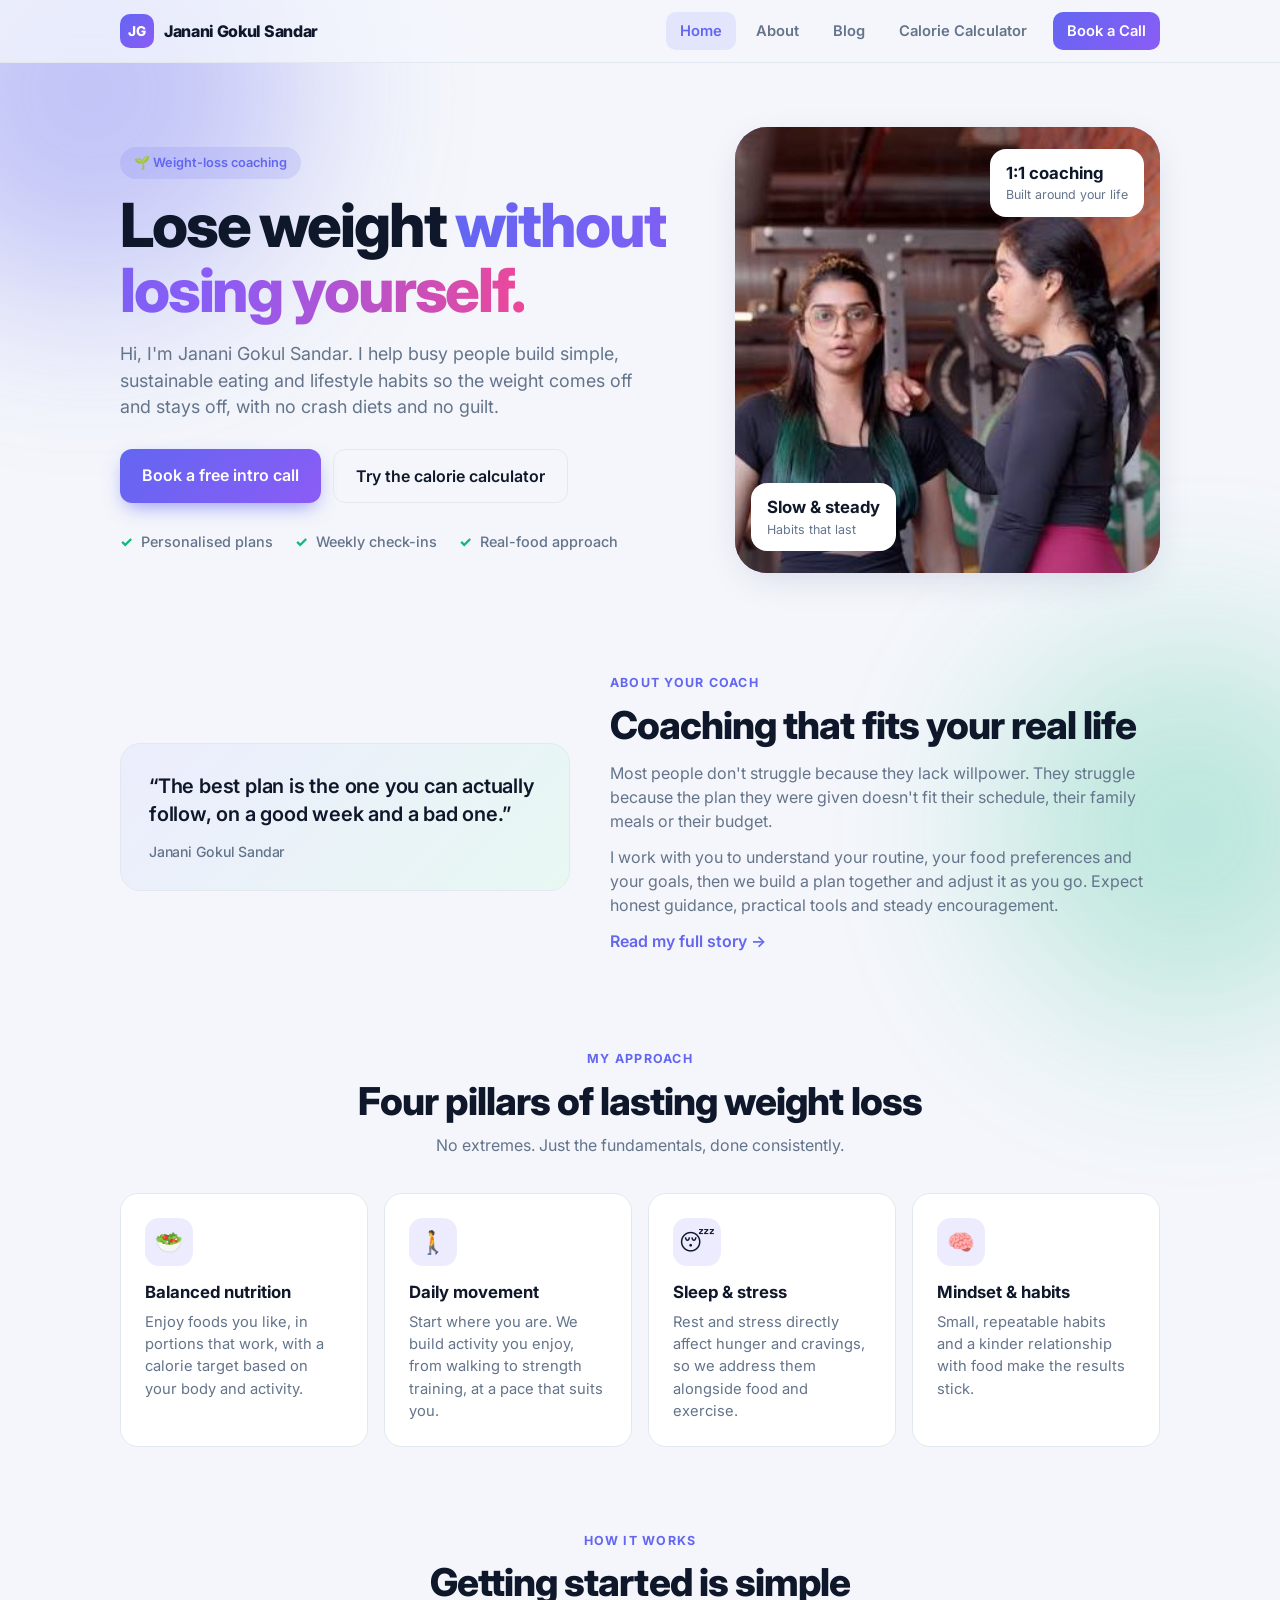
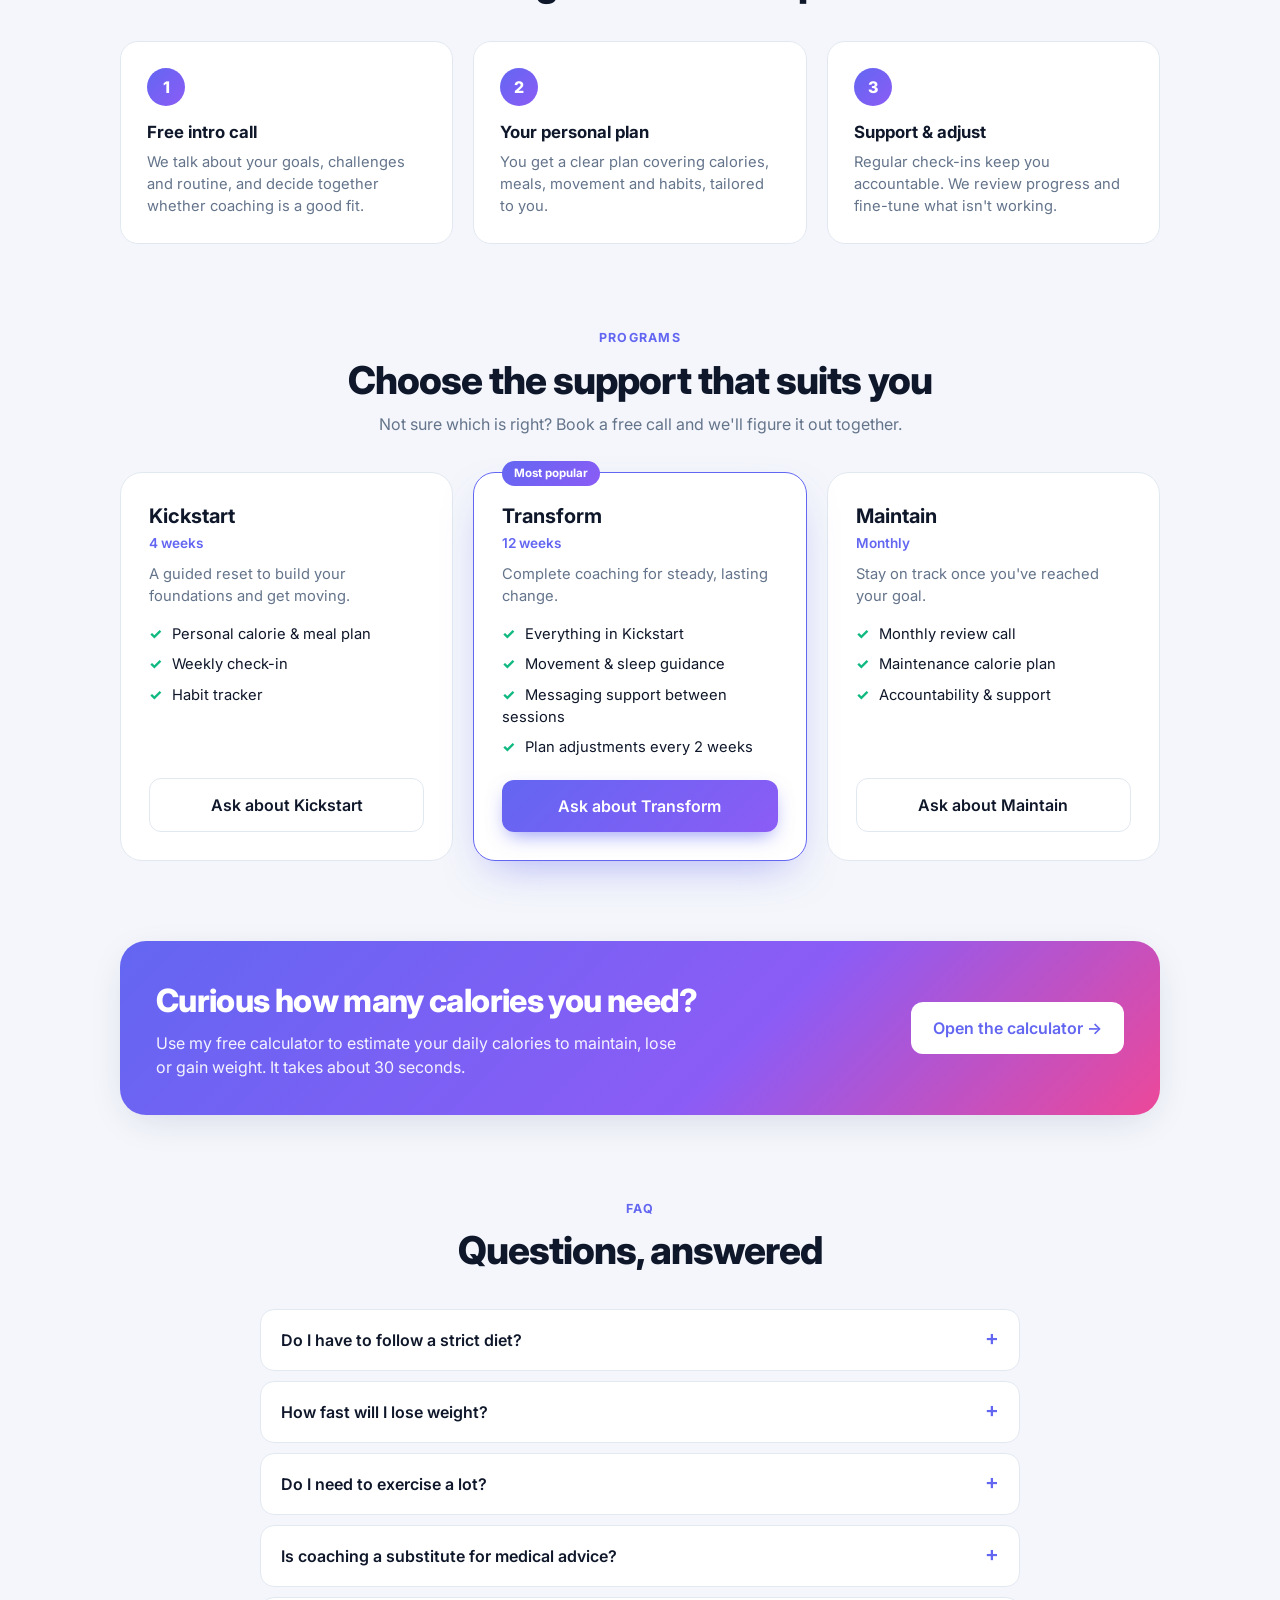
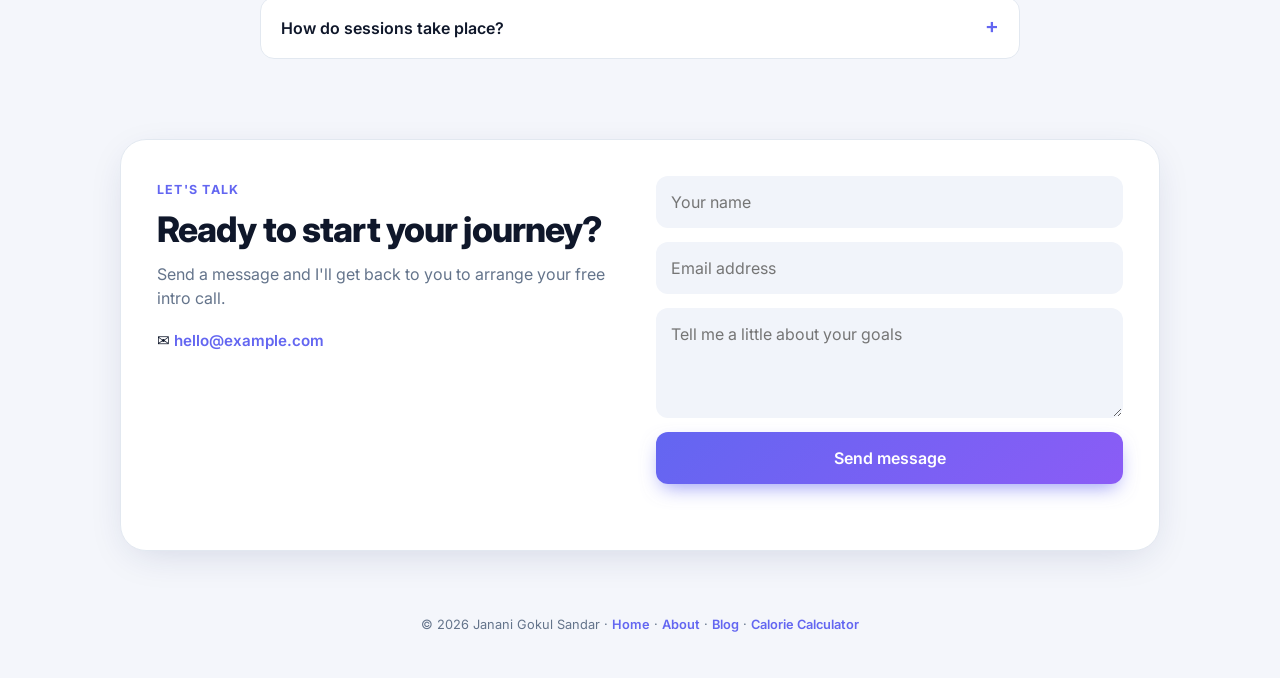
<file: healthCalculator/index.html>
<!DOCTYPE html>
<html lang="en">
<head>
  <meta charset="UTF-8" />
  <meta name="viewport" content="width=device-width, initial-scale=1" />
  <title>Janani Gokul Sandar | Weight-Loss Coach</title>
  <meta name="description" content="Personal weight-loss coaching with Janani Gokul Sandar. Sustainable habits, simple nutrition and steady support, with no crash diets." />
  <link rel="preconnect" href="https://fonts.googleapis.com" />
  <link rel="preconnect" href="https://fonts.gstatic.com" crossorigin />
  <link href="https://fonts.googleapis.com/css2?family=Inter:wght@400;500;600;700;800&display=swap" rel="stylesheet" />
  <link rel="stylesheet" href="style.css" />
  <link rel="stylesheet" href="nav.css" />
  <link rel="stylesheet" href="home.css" />
</head>
<body class="home">
  <div class="bg-blob blob-1"></div>
  <div class="bg-blob blob-2"></div>

  <header class="site-nav">
    <div class="nav-inner">
      <a class="brand" href="index.html" aria-label="Janani Gokul Sandar, home">
        <span class="brand-mark">JG</span>
        <span>Janani Gokul Sandar</span>
      </a>
      <button class="nav-toggle" id="nav-toggle" aria-label="Toggle menu" aria-expanded="false" aria-controls="nav-links"><span></span></button>
      <ul class="nav-links" id="nav-links">
        <li><a href="index.html" aria-current="page">Home</a></li>
        <li><a href="about.html">About</a></li>
        <li><a href="blog.html">Blog</a></li>
        <li><a href="calculator.html">Calorie Calculator</a></li>
        <li><a class="nav-cta" href="#contact">Book a Call</a></li>
      </ul>
    </div>
  </header>

  <main class="wrapper">

    <!-- HERO -->
    <section class="landing-hero">
      <div>
        <span class="badge">🌱 Weight-loss coaching</span>
        <h1>Lose weight <span class="grad">without losing yourself.</span></h1>
        <p class="lead">
          Hi, I'm Janani Gokul Sandar. I help busy people build simple, sustainable eating and lifestyle habits so the weight comes off and stays off, with no crash diets and no guilt.
        </p>
        <div class="hero-cta">
          <a class="btn primary link-btn" href="#contact">Book a free intro call</a>
          <a class="btn outline link-btn" href="calculator.html">Try the calorie calculator</a>
        </div>
        <ul class="hero-points">
          <li>Personalised plans</li>
          <li>Weekly check-ins</li>
          <li>Real-food approach</li>
        </ul>
      </div>

      <div class="portrait">
        <span class="initials" aria-hidden="true">JG</span>
        <!-- Save your photo as images/hero.png (same folder as index.html). If the file is missing, the JG monogram shows instead. -->
        <img class="portrait-img" src="images/hero.png" alt="Two women training together in a gym" width="335" height="597" fetchpriority="high" onerror="this.remove()" />
        <div class="float-card fc-2"><b>1:1 coaching</b>Built around your life</div>
        <div class="float-card fc-1"><b>Slow &amp; steady</b>Habits that last</div>
      </div>
    </section>

    <!-- ABOUT -->
    <section class="section" id="about">
      <div class="about">
        <blockquote class="quote">
          “The best plan is the one you can actually follow, on a good week and a bad one.”
          <span>Janani Gokul Sandar</span>
        </blockquote>
        <div>
          <span class="eyebrow">About your coach</span>
          <h2>Coaching that fits your real life</h2>
          <p>
            Most people don't struggle because they lack willpower. They struggle because the plan they were given doesn't fit their schedule, their family meals or their budget.
          </p>
          <p>
            I work with you to understand your routine, your food preferences and your goals, then we build a plan together and adjust it as you go. Expect honest guidance, practical tools and steady encouragement.
          </p>
          <p><a class="text-link" href="about.html">Read my full story →</a></p>
        </div>
      </div>
    </section>

    <!-- APPROACH -->
    <section class="section" id="approach">
      <div class="section-head">
        <span class="eyebrow">My approach</span>
        <h2>Four pillars of lasting weight loss</h2>
        <p>No extremes. Just the fundamentals, done consistently.</p>
      </div>
      <div class="grid-4">
        <article class="feature">
          <div class="icon">🥗</div>
          <h3>Balanced nutrition</h3>
          <p>Enjoy foods you like, in portions that work, with a calorie target based on your body and activity.</p>
        </article>
        <article class="feature">
          <div class="icon">🚶</div>
          <h3>Daily movement</h3>
          <p>Start where you are. We build activity you enjoy, from walking to strength training, at a pace that suits you.</p>
        </article>
        <article class="feature">
          <div class="icon">😴</div>
          <h3>Sleep &amp; stress</h3>
          <p>Rest and stress directly affect hunger and cravings, so we address them alongside food and exercise.</p>
        </article>
        <article class="feature">
          <div class="icon">🧠</div>
          <h3>Mindset &amp; habits</h3>
          <p>Small, repeatable habits and a kinder relationship with food make the results stick.</p>
        </article>
      </div>
    </section>

    <!-- HOW IT WORKS -->
    <section class="section" id="how">
      <div class="section-head">
        <span class="eyebrow">How it works</span>
        <h2>Getting started is simple</h2>
      </div>
      <div class="grid-3">
        <article class="step">
          <div class="num">1</div>
          <h3>Free intro call</h3>
          <p>We talk about your goals, challenges and routine, and decide together whether coaching is a good fit.</p>
        </article>
        <article class="step">
          <div class="num">2</div>
          <h3>Your personal plan</h3>
          <p>You get a clear plan covering calories, meals, movement and habits, tailored to you.</p>
        </article>
        <article class="step">
          <div class="num">3</div>
          <h3>Support &amp; adjust</h3>
          <p>Regular check-ins keep you accountable. We review progress and fine-tune what isn't working.</p>
        </article>
      </div>
    </section>

    <!-- PROGRAMS -->
    <section class="section" id="programs">
      <div class="section-head">
        <span class="eyebrow">Programs</span>
        <h2>Choose the support that suits you</h2>
        <p>Not sure which is right? Book a free call and we'll figure it out together.</p>
      </div>
      <div class="grid-3">
        <article class="program">
          <h3>Kickstart</h3>
          <div class="dur">4 weeks</div>
          <p>A guided reset to build your foundations and get moving.</p>
          <ul>
            <li>Personal calorie &amp; meal plan</li>
            <li>Weekly check-in</li>
            <li>Habit tracker</li>
          </ul>
          <a class="btn outline link-btn" href="#contact">Ask about Kickstart</a>
        </article>

        <article class="program popular">
          <span class="pill">Most popular</span>
          <h3>Transform</h3>
          <div class="dur">12 weeks</div>
          <p>Complete coaching for steady, lasting change.</p>
          <ul>
            <li>Everything in Kickstart</li>
            <li>Movement &amp; sleep guidance</li>
            <li>Messaging support between sessions</li>
            <li>Plan adjustments every 2 weeks</li>
          </ul>
          <a class="btn primary link-btn" href="#contact">Ask about Transform</a>
        </article>

        <article class="program">
          <h3>Maintain</h3>
          <div class="dur">Monthly</div>
          <p>Stay on track once you've reached your goal.</p>
          <ul>
            <li>Monthly review call</li>
            <li>Maintenance calorie plan</li>
            <li>Accountability &amp; support</li>
          </ul>
          <a class="btn outline link-btn" href="#contact">Ask about Maintain</a>
        </article>
      </div>
    </section>

    <!-- CALCULATOR PROMO -->
    <section class="section">
      <div class="promo">
        <div>
          <h2>Curious how many calories you need?</h2>
          <p>Use my free calculator to estimate your daily calories to maintain, lose or gain weight. It takes about 30 seconds.</p>
        </div>
        <a class="btn link-btn" href="calculator.html">Open the calculator →</a>
      </div>
    </section>

    <!-- FAQ -->
    <section class="section" id="faq">
      <div class="section-head">
        <span class="eyebrow">FAQ</span>
        <h2>Questions, answered</h2>
      </div>
      <div class="faq">
        <details>
          <summary>Do I have to follow a strict diet?</summary>
          <p>No. We focus on balanced, flexible eating built around foods you enjoy, so you can follow it for life rather than for a few weeks.</p>
        </details>
        <details>
          <summary>How fast will I lose weight?</summary>
          <p>A steady pace of roughly 0.25–0.5 kg (about ½–1 lb) per week is a healthy, sustainable range for most people. Individual results vary.</p>
        </details>
        <details>
          <summary>Do I need to exercise a lot?</summary>
          <p>Not at all. We start with what's realistic for you, often just walking more, and build gradually.</p>
        </details>
        <details>
          <summary>Is coaching a substitute for medical advice?</summary>
          <p>No. Coaching complements, but doesn't replace, care from your doctor. If you have a medical condition or take medication, please check with your doctor before changing your diet or exercise.</p>
        </details>
        <details>
          <summary>How do sessions take place?</summary>
          <p>Sessions and check-ins are held online, so you can join from anywhere that suits you.</p>
        </details>
      </div>
    </section>

    <!-- CONTACT -->
    <section class="section" id="contact">
      <div class="contact">
        <div>
          <span class="eyebrow">Let's talk</span>
          <h2>Ready to start your journey?</h2>
          <p>Send a message and I'll get back to you to arrange your free intro call.</p>
          <ul class="contact-list">
            <li>✉️ <a href="mailto:hello@example.com">hello@example.com</a></li>
          </ul>
        </div>

        <form id="contact-form" novalidate>
          <input type="text" id="c-name" name="name" placeholder="Your name" aria-label="Your name" required />
          <input type="email" id="c-email" name="email" placeholder="Email address" aria-label="Email address" required />
          <textarea id="c-msg" name="message" placeholder="Tell me a little about your goals" aria-label="Your message"></textarea>
          <button type="submit" class="btn primary">Send message</button>
          <p class="form-msg" id="form-msg" role="status"></p>
        </form>
      </div>
    </section>

    <footer>
      © <span id="year">2026</span> Janani Gokul Sandar ·
      <a href="index.html">Home</a> ·
      <a href="about.html">About</a> ·
      <a href="blog.html">Blog</a> ·
      <a href="calculator.html">Calorie Calculator</a>
    </footer>
  </main>

  <script src="nav.js"></script>
  <script src="home.js"></script>
</body>
</html>
</file>
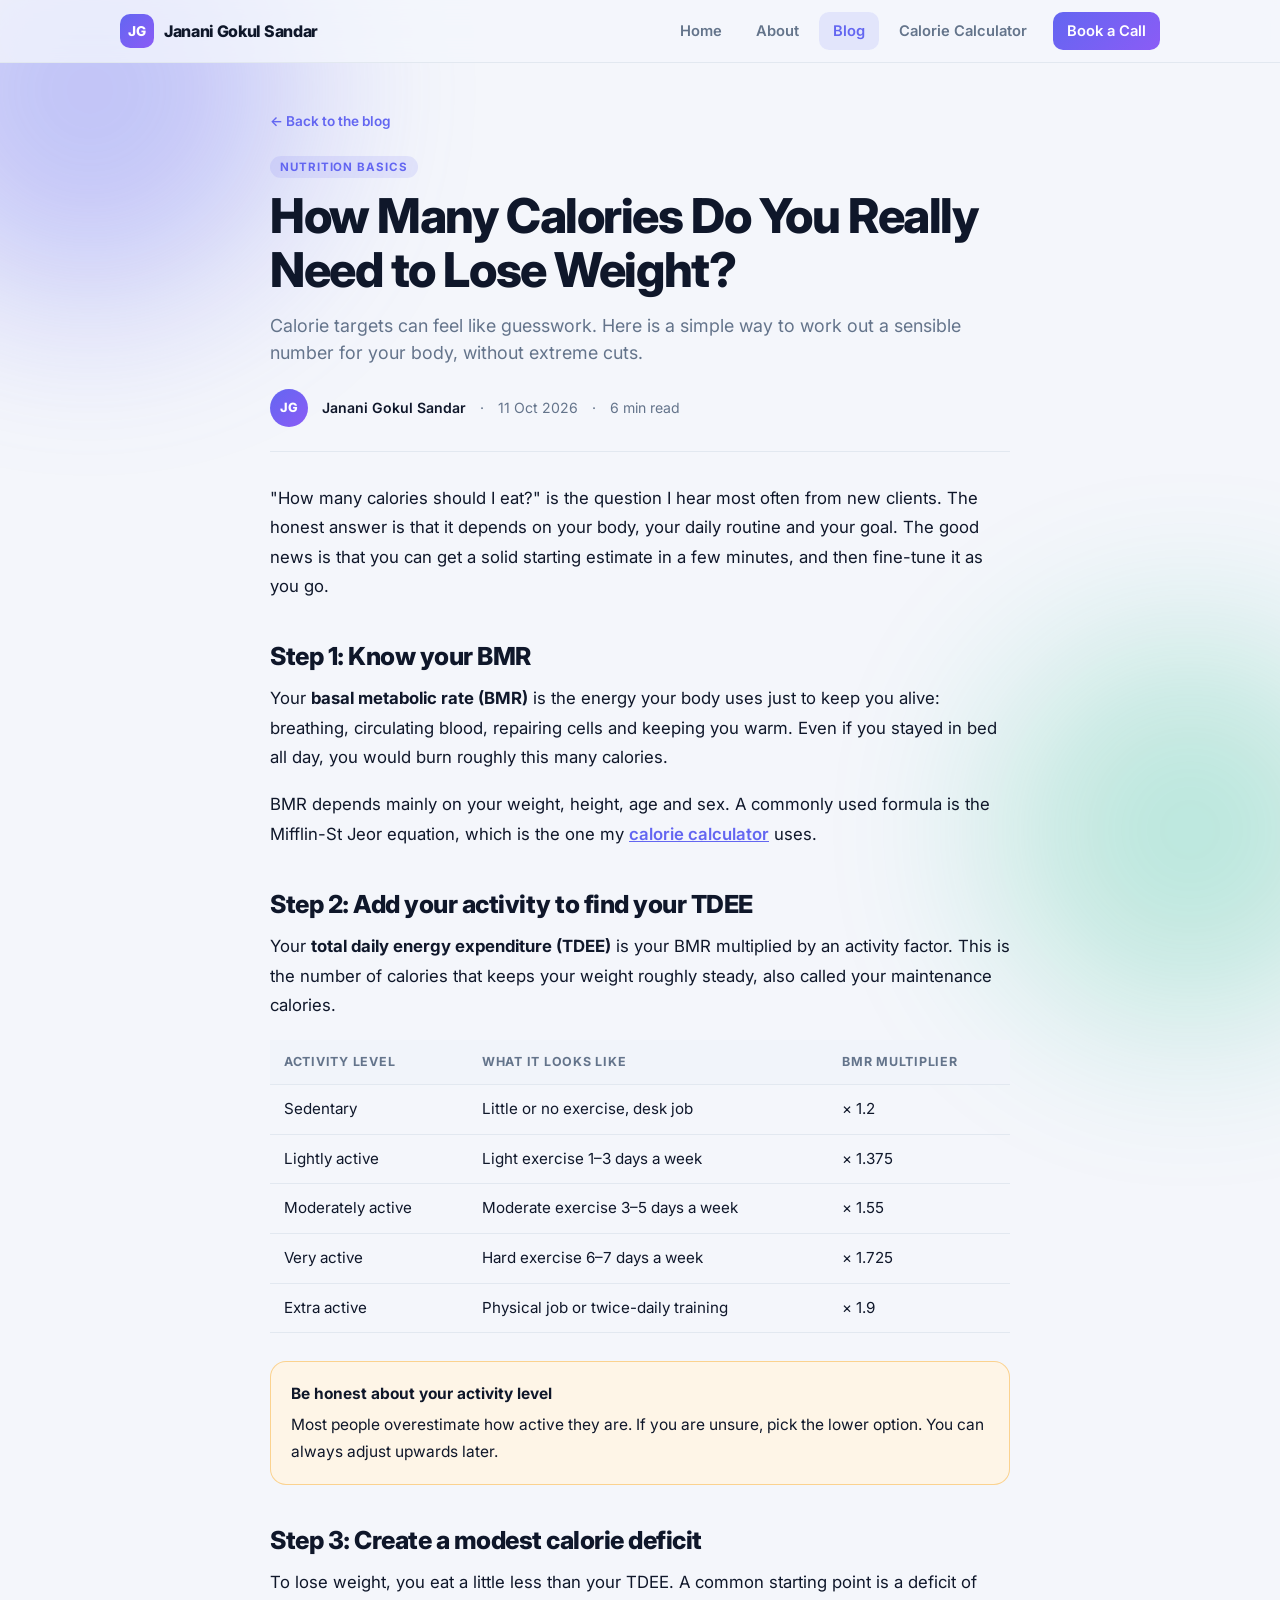
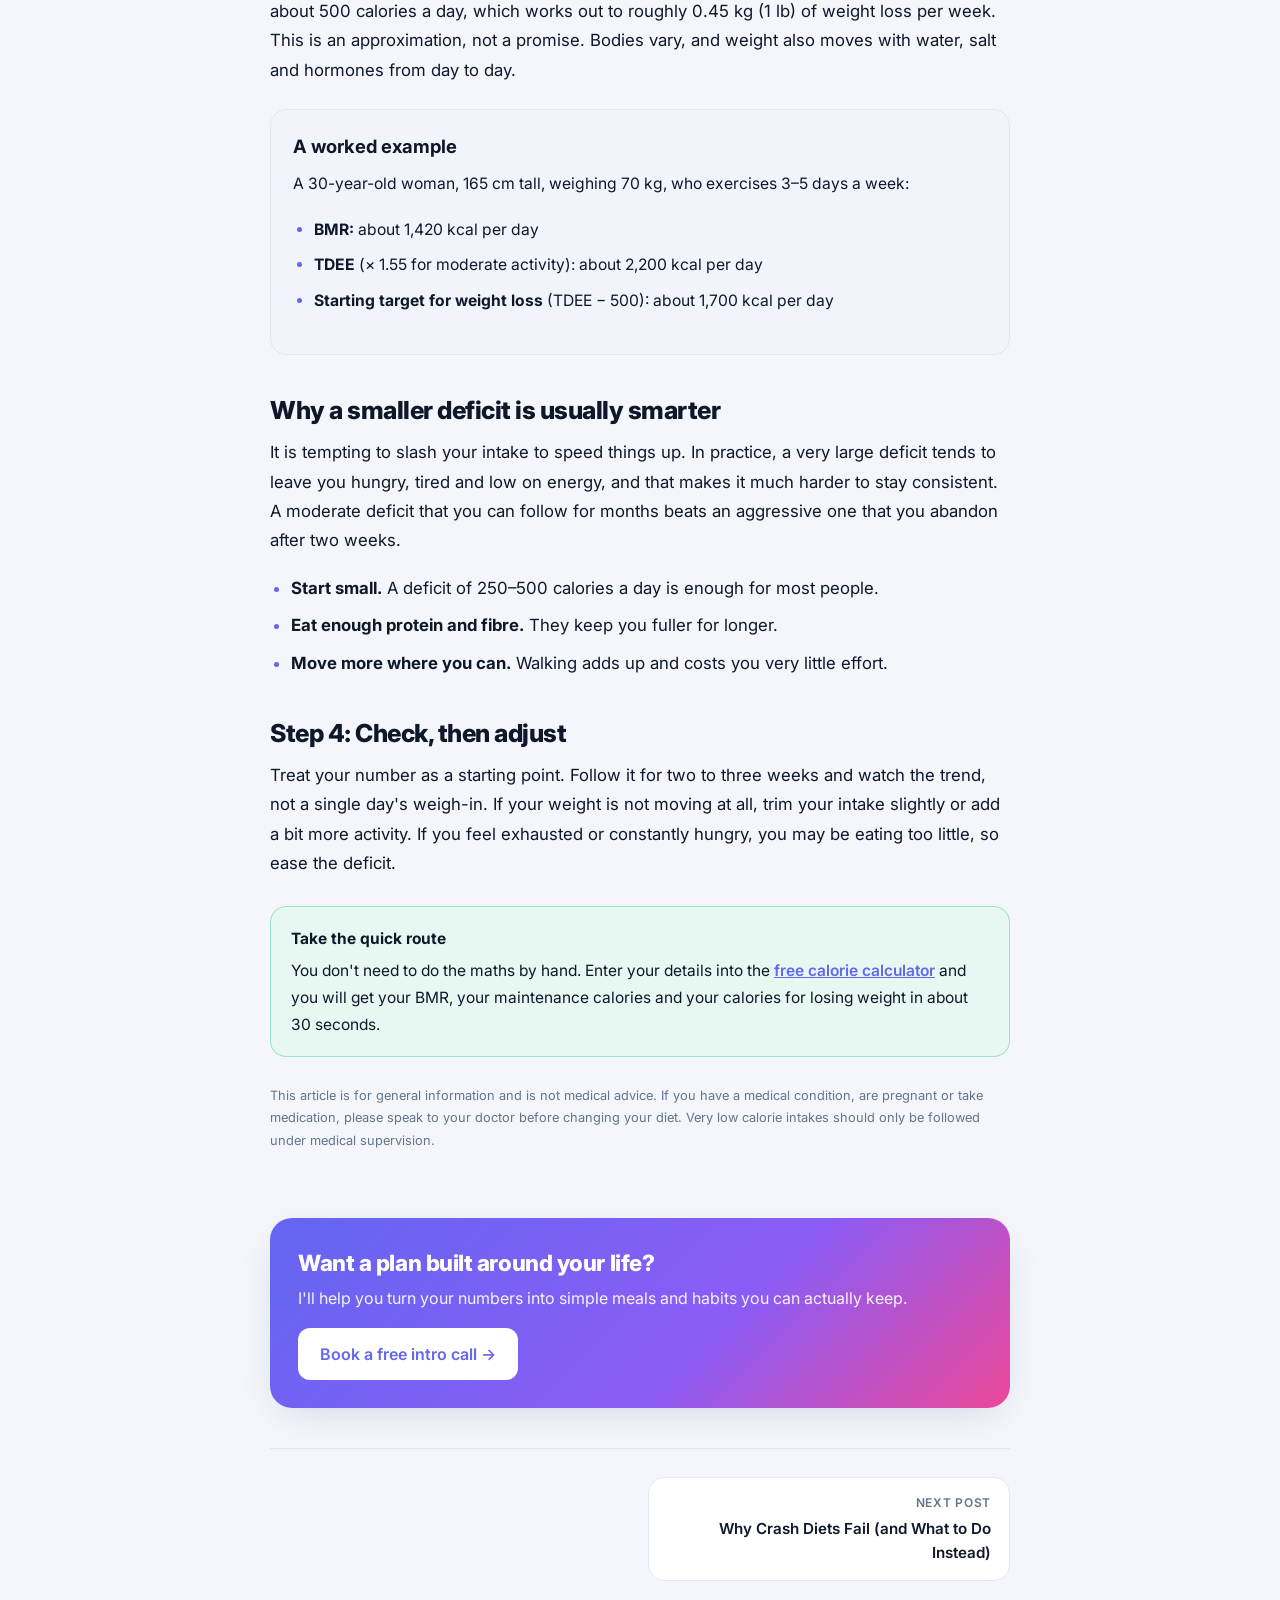
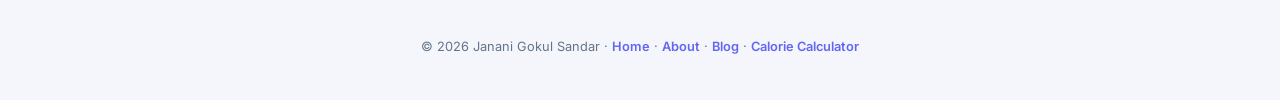
<file: healthCalculator/blog-how-many-calories.html>
<!DOCTYPE html>
<html lang="en">
<head>
  <meta charset="UTF-8" />
  <meta name="viewport" content="width=device-width, initial-scale=1" />
  <title>How Many Calories Do You Need to Lose Weight? | Janani Gokul Sandar</title>
  <meta name="description" content="A plain-English guide to BMR, TDEE and calorie deficits, with a worked example, so you can set a realistic daily calorie target for weight loss." />
  <link rel="preconnect" href="https://fonts.googleapis.com" />
  <link rel="preconnect" href="https://fonts.gstatic.com" crossorigin />
  <link href="https://fonts.googleapis.com/css2?family=Inter:wght@400;500;600;700;800&display=swap" rel="stylesheet" />
  <link rel="stylesheet" href="style.css" />
  <link rel="stylesheet" href="nav.css" />
  <link rel="stylesheet" href="home.css" />
  <link rel="stylesheet" href="blog.css" />
</head>
<body class="home">
  <div class="bg-blob blob-1"></div>
  <div class="bg-blob blob-2"></div>

  <header class="site-nav">
    <div class="nav-inner">
      <a class="brand" href="index.html" aria-label="Janani Gokul Sandar, home">
        <span class="brand-mark">JG</span>
        <span>Janani Gokul Sandar</span>
      </a>
      <button class="nav-toggle" id="nav-toggle" aria-label="Toggle menu" aria-expanded="false" aria-controls="nav-links"><span></span></button>
      <ul class="nav-links" id="nav-links">
        <li><a href="index.html">Home</a></li>
        <li><a href="about.html">About</a></li>
        <li><a href="blog.html" aria-current="page">Blog</a></li>
        <li><a href="calculator.html">Calorie Calculator</a></li>
        <li><a class="nav-cta" href="index.html#contact">Book a Call</a></li>
      </ul>
    </div>
  </header>

  <main class="wrapper">
    <article class="article-wrap">
      <p class="breadcrumb"><a href="blog.html">← Back to the blog</a></p>

      <header class="article-head">
        <span class="post-tag">Nutrition basics</span>
        <h1>How Many Calories Do You Really Need to Lose Weight?</h1>
        <p class="lead">Calorie targets can feel like guesswork. Here is a simple way to work out a sensible number for your body, without extreme cuts.</p>
        <div class="article-meta">
          <span class="avatar" aria-hidden="true">JG</span>
          <strong>Janani Gokul Sandar</strong>
          <span class="dot">11 Oct 2026</span>
          <span class="dot">6 min read</span>
        </div>
      </header>

      <div class="article-body">
        <p>
          "How many calories should I eat?" is the question I hear most often from new clients. The honest answer is that it depends on your body, your daily routine and your goal. The good news is that you can get a solid starting estimate in a few minutes, and then fine-tune it as you go.
        </p>

        <h2>Step 1: Know your BMR</h2>
        <p>
          Your <strong>basal metabolic rate (BMR)</strong> is the energy your body uses just to keep you alive: breathing, circulating blood, repairing cells and keeping you warm. Even if you stayed in bed all day, you would burn roughly this many calories.
        </p>
        <p>
          BMR depends mainly on your weight, height, age and sex. A commonly used formula is the Mifflin-St Jeor equation, which is the one my <a href="calculator.html">calorie calculator</a> uses.
        </p>

        <h2>Step 2: Add your activity to find your TDEE</h2>
        <p>
          Your <strong>total daily energy expenditure (TDEE)</strong> is your BMR multiplied by an activity factor. This is the number of calories that keeps your weight roughly steady, also called your maintenance calories.
        </p>

        <div class="table-scroll">
          <table>
            <thead>
              <tr><th>Activity level</th><th>What it looks like</th><th>BMR multiplier</th></tr>
            </thead>
            <tbody>
              <tr><td>Sedentary</td><td>Little or no exercise, desk job</td><td>× 1.2</td></tr>
              <tr><td>Lightly active</td><td>Light exercise 1–3 days a week</td><td>× 1.375</td></tr>
              <tr><td>Moderately active</td><td>Moderate exercise 3–5 days a week</td><td>× 1.55</td></tr>
              <tr><td>Very active</td><td>Hard exercise 6–7 days a week</td><td>× 1.725</td></tr>
              <tr><td>Extra active</td><td>Physical job or twice-daily training</td><td>× 1.9</td></tr>
            </tbody>
          </table>
        </div>

        <div class="callout warn">
          <strong>Be honest about your activity level</strong>
          Most people overestimate how active they are. If you are unsure, pick the lower option. You can always adjust upwards later.
        </div>

        <h2>Step 3: Create a modest calorie deficit</h2>
        <p>
          To lose weight, you eat a little less than your TDEE. A common starting point is a deficit of about 500 calories a day, which works out to roughly 0.45 kg (1 lb) of weight loss per week. This is an approximation, not a promise. Bodies vary, and weight also moves with water, salt and hormones from day to day.
        </p>

        <div class="example-box">
          <h3>A worked example</h3>
          <p>A 30-year-old woman, 165 cm tall, weighing 70 kg, who exercises 3–5 days a week:</p>
          <ul>
            <li><strong>BMR:</strong> about 1,420 kcal per day</li>
            <li><strong>TDEE</strong> (× 1.55 for moderate activity): about 2,200 kcal per day</li>
            <li><strong>Starting target for weight loss</strong> (TDEE − 500): about 1,700 kcal per day</li>
          </ul>
        </div>

        <h2>Why a smaller deficit is usually smarter</h2>
        <p>
          It is tempting to slash your intake to speed things up. In practice, a very large deficit tends to leave you hungry, tired and low on energy, and that makes it much harder to stay consistent. A moderate deficit that you can follow for months beats an aggressive one that you abandon after two weeks.
        </p>
        <ul>
          <li><strong>Start small.</strong> A deficit of 250–500 calories a day is enough for most people.</li>
          <li><strong>Eat enough protein and fibre.</strong> They keep you fuller for longer.</li>
          <li><strong>Move more where you can.</strong> Walking adds up and costs you very little effort.</li>
        </ul>

        <h2>Step 4: Check, then adjust</h2>
        <p>
          Treat your number as a starting point. Follow it for two to three weeks and watch the trend, not a single day's weigh-in. If your weight is not moving at all, trim your intake slightly or add a bit more activity. If you feel exhausted or constantly hungry, you may be eating too little, so ease the deficit.
        </p>

        <div class="callout">
          <strong>Take the quick route</strong>
          You don't need to do the maths by hand. Enter your details into the <a href="calculator.html">free calorie calculator</a> and you will get your BMR, your maintenance calories and your calories for losing weight in about 30 seconds.
        </div>

        <p class="disclaimer-note">
          This article is for general information and is not medical advice. If you have a medical condition, are pregnant or take medication, please speak to your doctor before changing your diet. Very low calorie intakes should only be followed under medical supervision.
        </p>
      </div>

      <aside class="post-cta">
        <h2>Want a plan built around your life?</h2>
        <p>I'll help you turn your numbers into simple meals and habits you can actually keep.</p>
        <a class="btn link-btn" href="index.html#contact">Book a free intro call →</a>
      </aside>

      <nav class="post-nav" aria-label="More posts">
        <a class="next" href="blog-why-crash-diets-fail.html">
          <small>Next post</small>
          <span>Why Crash Diets Fail (and What to Do Instead)</span>
        </a>
      </nav>
    </article>

    <footer>
      © <span id="year">2026</span> Janani Gokul Sandar ·
      <a href="index.html">Home</a> ·
      <a href="about.html">About</a> ·
      <a href="blog.html">Blog</a> ·
      <a href="calculator.html">Calorie Calculator</a>
    </footer>
  </main>

  <script src="nav.js"></script>
  <script src="home.js"></script>
</body>
</html>
</file>
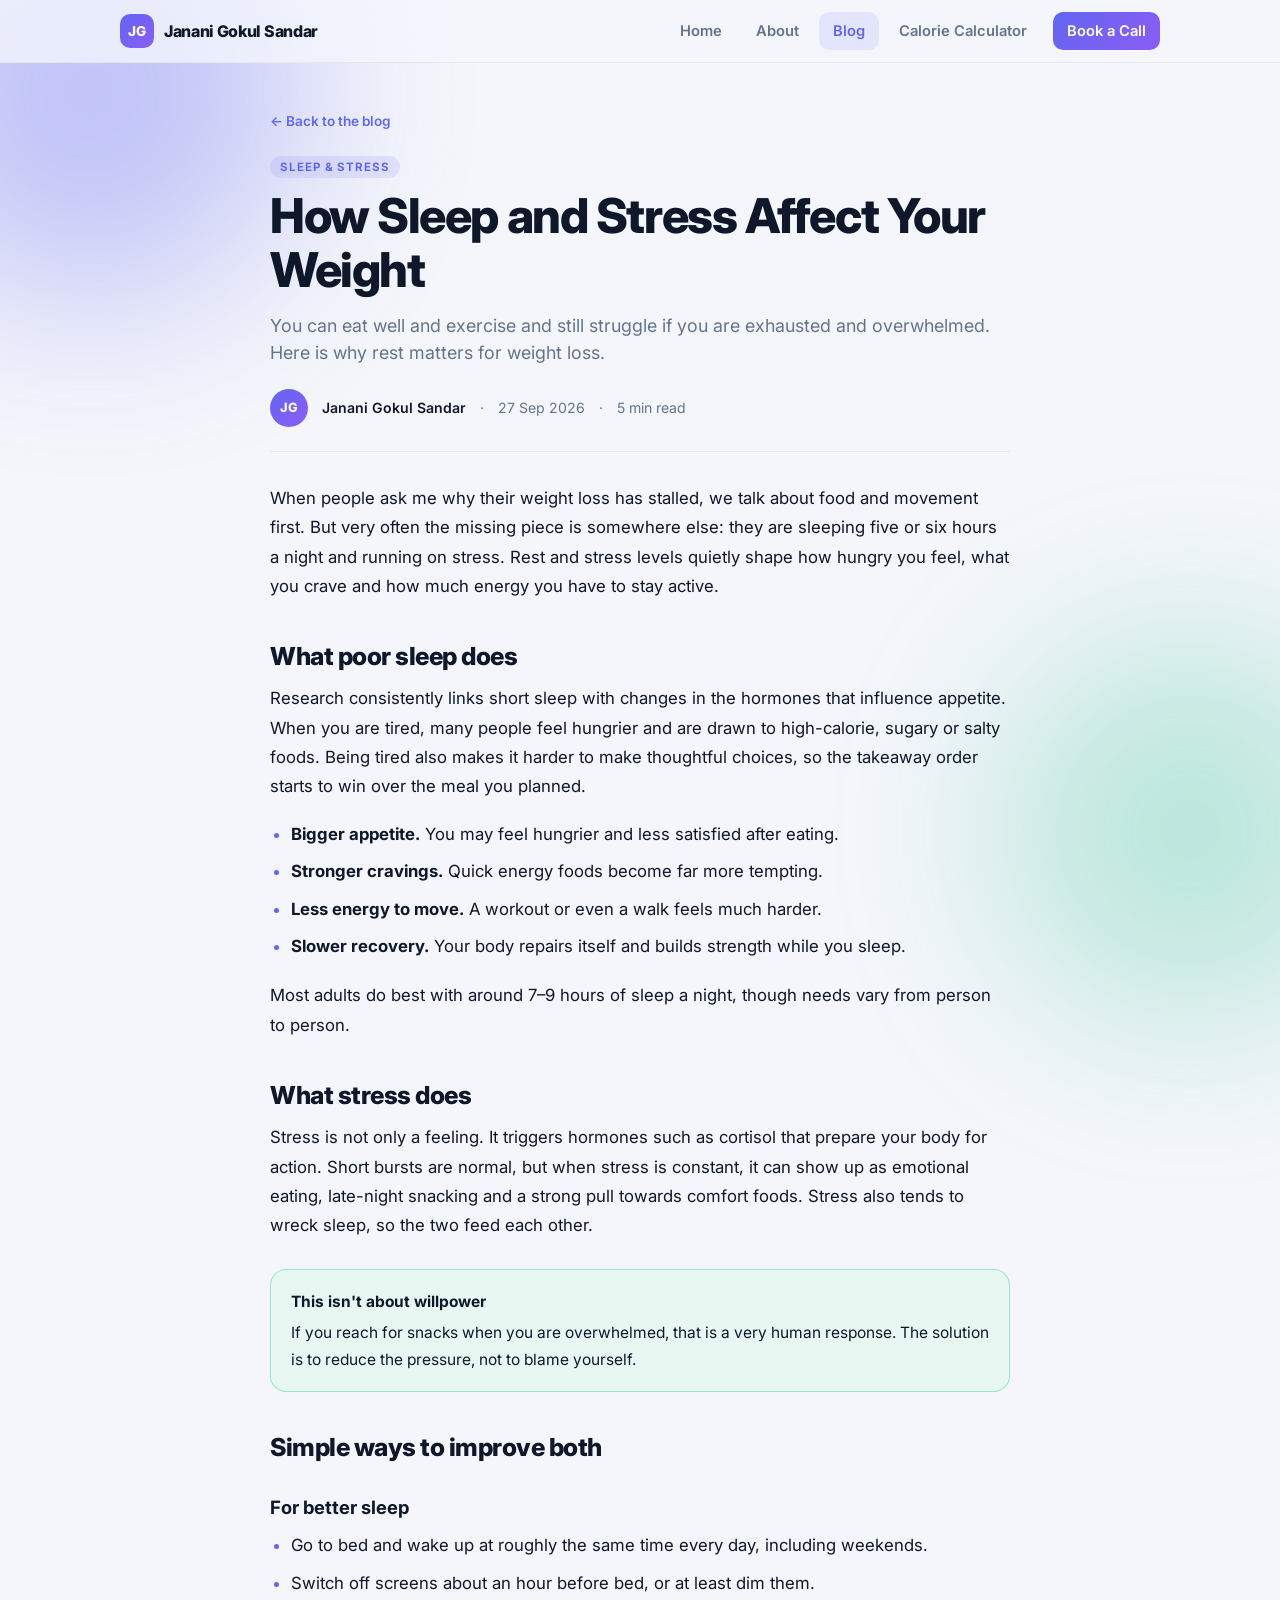
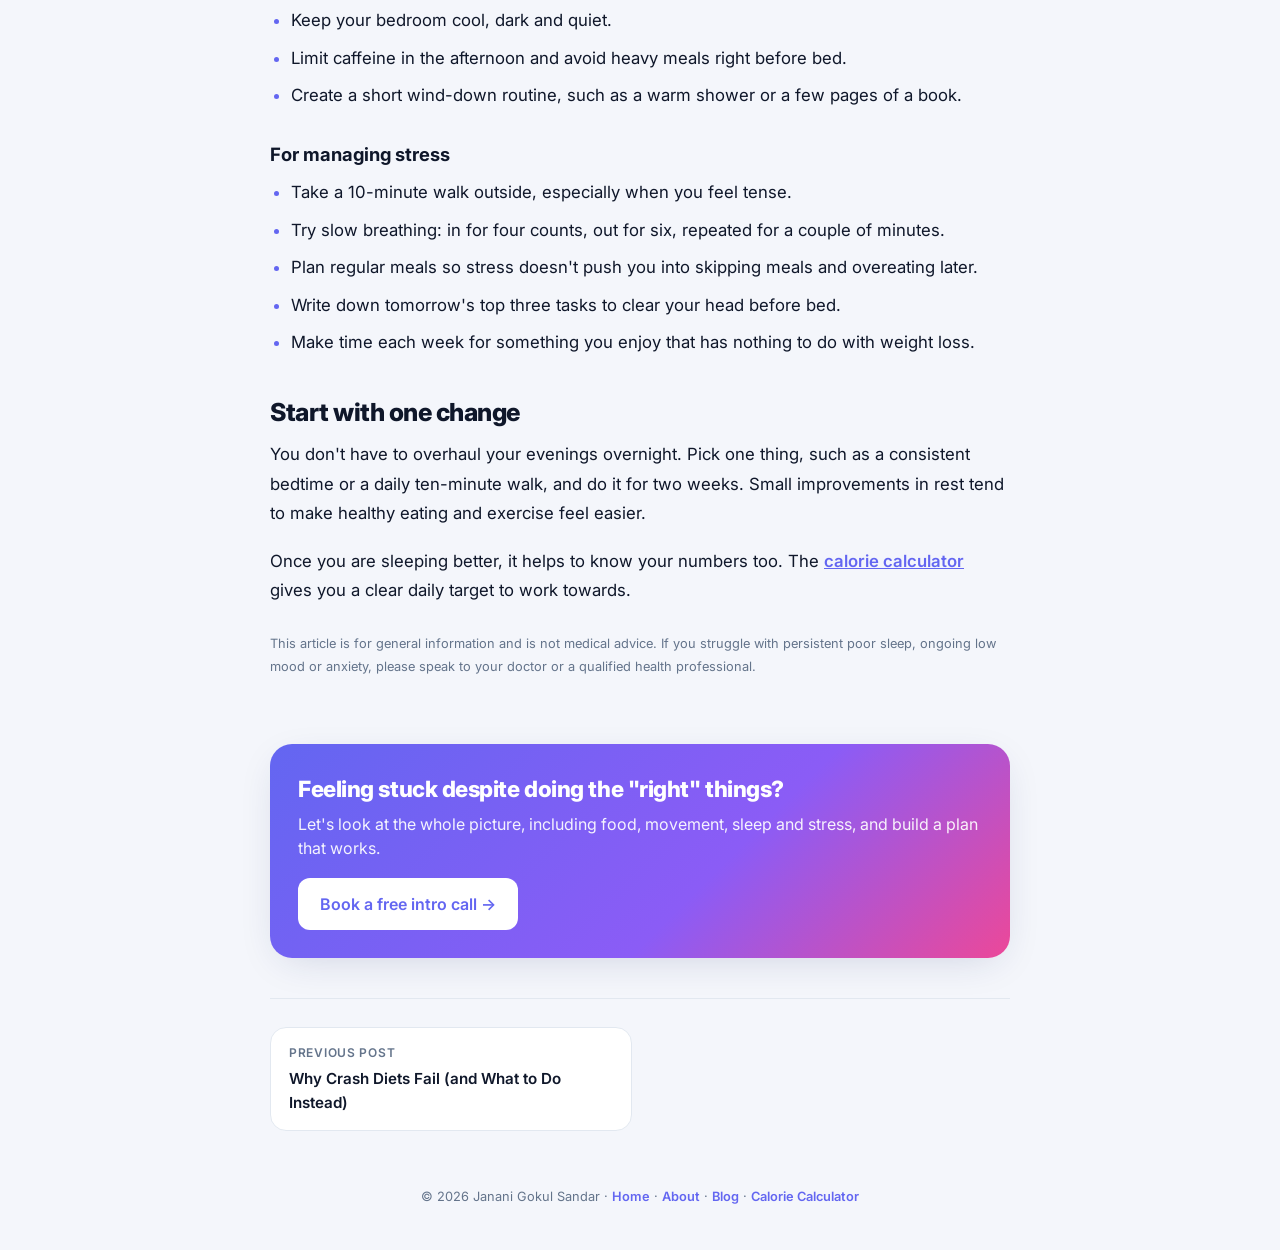
<file: healthCalculator/blog-sleep-stress-weight.html>
<!DOCTYPE html>
<html lang="en">
<head>
  <meta charset="UTF-8" />
  <meta name="viewport" content="width=device-width, initial-scale=1" />
  <title>How Sleep and Stress Affect Your Weight | Janani Gokul Sandar</title>
  <meta name="description" content="Poor sleep and high stress can raise hunger and cravings. Learn how they affect weight loss and simple ways to improve both." />
  <link rel="preconnect" href="https://fonts.googleapis.com" />
  <link rel="preconnect" href="https://fonts.gstatic.com" crossorigin />
  <link href="https://fonts.googleapis.com/css2?family=Inter:wght@400;500;600;700;800&display=swap" rel="stylesheet" />
  <link rel="stylesheet" href="style.css" />
  <link rel="stylesheet" href="nav.css" />
  <link rel="stylesheet" href="home.css" />
  <link rel="stylesheet" href="blog.css" />
</head>
<body class="home">
  <div class="bg-blob blob-1"></div>
  <div class="bg-blob blob-2"></div>

  <header class="site-nav">
    <div class="nav-inner">
      <a class="brand" href="index.html" aria-label="Janani Gokul Sandar, home">
        <span class="brand-mark">JG</span>
        <span>Janani Gokul Sandar</span>
      </a>
      <button class="nav-toggle" id="nav-toggle" aria-label="Toggle menu" aria-expanded="false" aria-controls="nav-links"><span></span></button>
      <ul class="nav-links" id="nav-links">
        <li><a href="index.html">Home</a></li>
        <li><a href="about.html">About</a></li>
        <li><a href="blog.html" aria-current="page">Blog</a></li>
        <li><a href="calculator.html">Calorie Calculator</a></li>
        <li><a class="nav-cta" href="index.html#contact">Book a Call</a></li>
      </ul>
    </div>
  </header>

  <main class="wrapper">
    <article class="article-wrap">
      <p class="breadcrumb"><a href="blog.html">← Back to the blog</a></p>

      <header class="article-head">
        <span class="post-tag">Sleep &amp; stress</span>
        <h1>How Sleep and Stress Affect Your Weight</h1>
        <p class="lead">You can eat well and exercise and still struggle if you are exhausted and overwhelmed. Here is why rest matters for weight loss.</p>
        <div class="article-meta">
          <span class="avatar" aria-hidden="true">JG</span>
          <strong>Janani Gokul Sandar</strong>
          <span class="dot">27 Sep 2026</span>
          <span class="dot">5 min read</span>
        </div>
      </header>

      <div class="article-body">
        <p>
          When people ask me why their weight loss has stalled, we talk about food and movement first. But very often the missing piece is somewhere else: they are sleeping five or six hours a night and running on stress. Rest and stress levels quietly shape how hungry you feel, what you crave and how much energy you have to stay active.
        </p>

        <h2>What poor sleep does</h2>
        <p>
          Research consistently links short sleep with changes in the hormones that influence appetite. When you are tired, many people feel hungrier and are drawn to high-calorie, sugary or salty foods. Being tired also makes it harder to make thoughtful choices, so the takeaway order starts to win over the meal you planned.
        </p>
        <ul>
          <li><strong>Bigger appetite.</strong> You may feel hungrier and less satisfied after eating.</li>
          <li><strong>Stronger cravings.</strong> Quick energy foods become far more tempting.</li>
          <li><strong>Less energy to move.</strong> A workout or even a walk feels much harder.</li>
          <li><strong>Slower recovery.</strong> Your body repairs itself and builds strength while you sleep.</li>
        </ul>
        <p>
          Most adults do best with around 7–9 hours of sleep a night, though needs vary from person to person.
        </p>

        <h2>What stress does</h2>
        <p>
          Stress is not only a feeling. It triggers hormones such as cortisol that prepare your body for action. Short bursts are normal, but when stress is constant, it can show up as emotional eating, late-night snacking and a strong pull towards comfort foods. Stress also tends to wreck sleep, so the two feed each other.
        </p>
        <div class="callout">
          <strong>This isn't about willpower</strong>
          If you reach for snacks when you are overwhelmed, that is a very human response. The solution is to reduce the pressure, not to blame yourself.
        </div>

        <h2>Simple ways to improve both</h2>

        <h3>For better sleep</h3>
        <ul>
          <li>Go to bed and wake up at roughly the same time every day, including weekends.</li>
          <li>Switch off screens about an hour before bed, or at least dim them.</li>
          <li>Keep your bedroom cool, dark and quiet.</li>
          <li>Limit caffeine in the afternoon and avoid heavy meals right before bed.</li>
          <li>Create a short wind-down routine, such as a warm shower or a few pages of a book.</li>
        </ul>

        <h3>For managing stress</h3>
        <ul>
          <li>Take a 10-minute walk outside, especially when you feel tense.</li>
          <li>Try slow breathing: in for four counts, out for six, repeated for a couple of minutes.</li>
          <li>Plan regular meals so stress doesn't push you into skipping meals and overeating later.</li>
          <li>Write down tomorrow's top three tasks to clear your head before bed.</li>
          <li>Make time each week for something you enjoy that has nothing to do with weight loss.</li>
        </ul>

        <h2>Start with one change</h2>
        <p>
          You don't have to overhaul your evenings overnight. Pick one thing, such as a consistent bedtime or a daily ten-minute walk, and do it for two weeks. Small improvements in rest tend to make healthy eating and exercise feel easier.
        </p>
        <p>
          Once you are sleeping better, it helps to know your numbers too. The <a href="calculator.html">calorie calculator</a> gives you a clear daily target to work towards.
        </p>

        <p class="disclaimer-note">
          This article is for general information and is not medical advice. If you struggle with persistent poor sleep, ongoing low mood or anxiety, please speak to your doctor or a qualified health professional.
        </p>
      </div>

      <aside class="post-cta">
        <h2>Feeling stuck despite doing the "right" things?</h2>
        <p>Let's look at the whole picture, including food, movement, sleep and stress, and build a plan that works.</p>
        <a class="btn link-btn" href="index.html#contact">Book a free intro call →</a>
      </aside>

      <nav class="post-nav" aria-label="More posts">
        <a class="prev" href="blog-why-crash-diets-fail.html">
          <small>Previous post</small>
          <span>Why Crash Diets Fail (and What to Do Instead)</span>
        </a>
      </nav>
    </article>

    <footer>
      © <span id="year">2026</span> Janani Gokul Sandar ·
      <a href="index.html">Home</a> ·
      <a href="about.html">About</a> ·
      <a href="blog.html">Blog</a> ·
      <a href="calculator.html">Calorie Calculator</a>
    </footer>
  </main>

  <script src="nav.js"></script>
  <script src="home.js"></script>
</body>
</html>
</file>
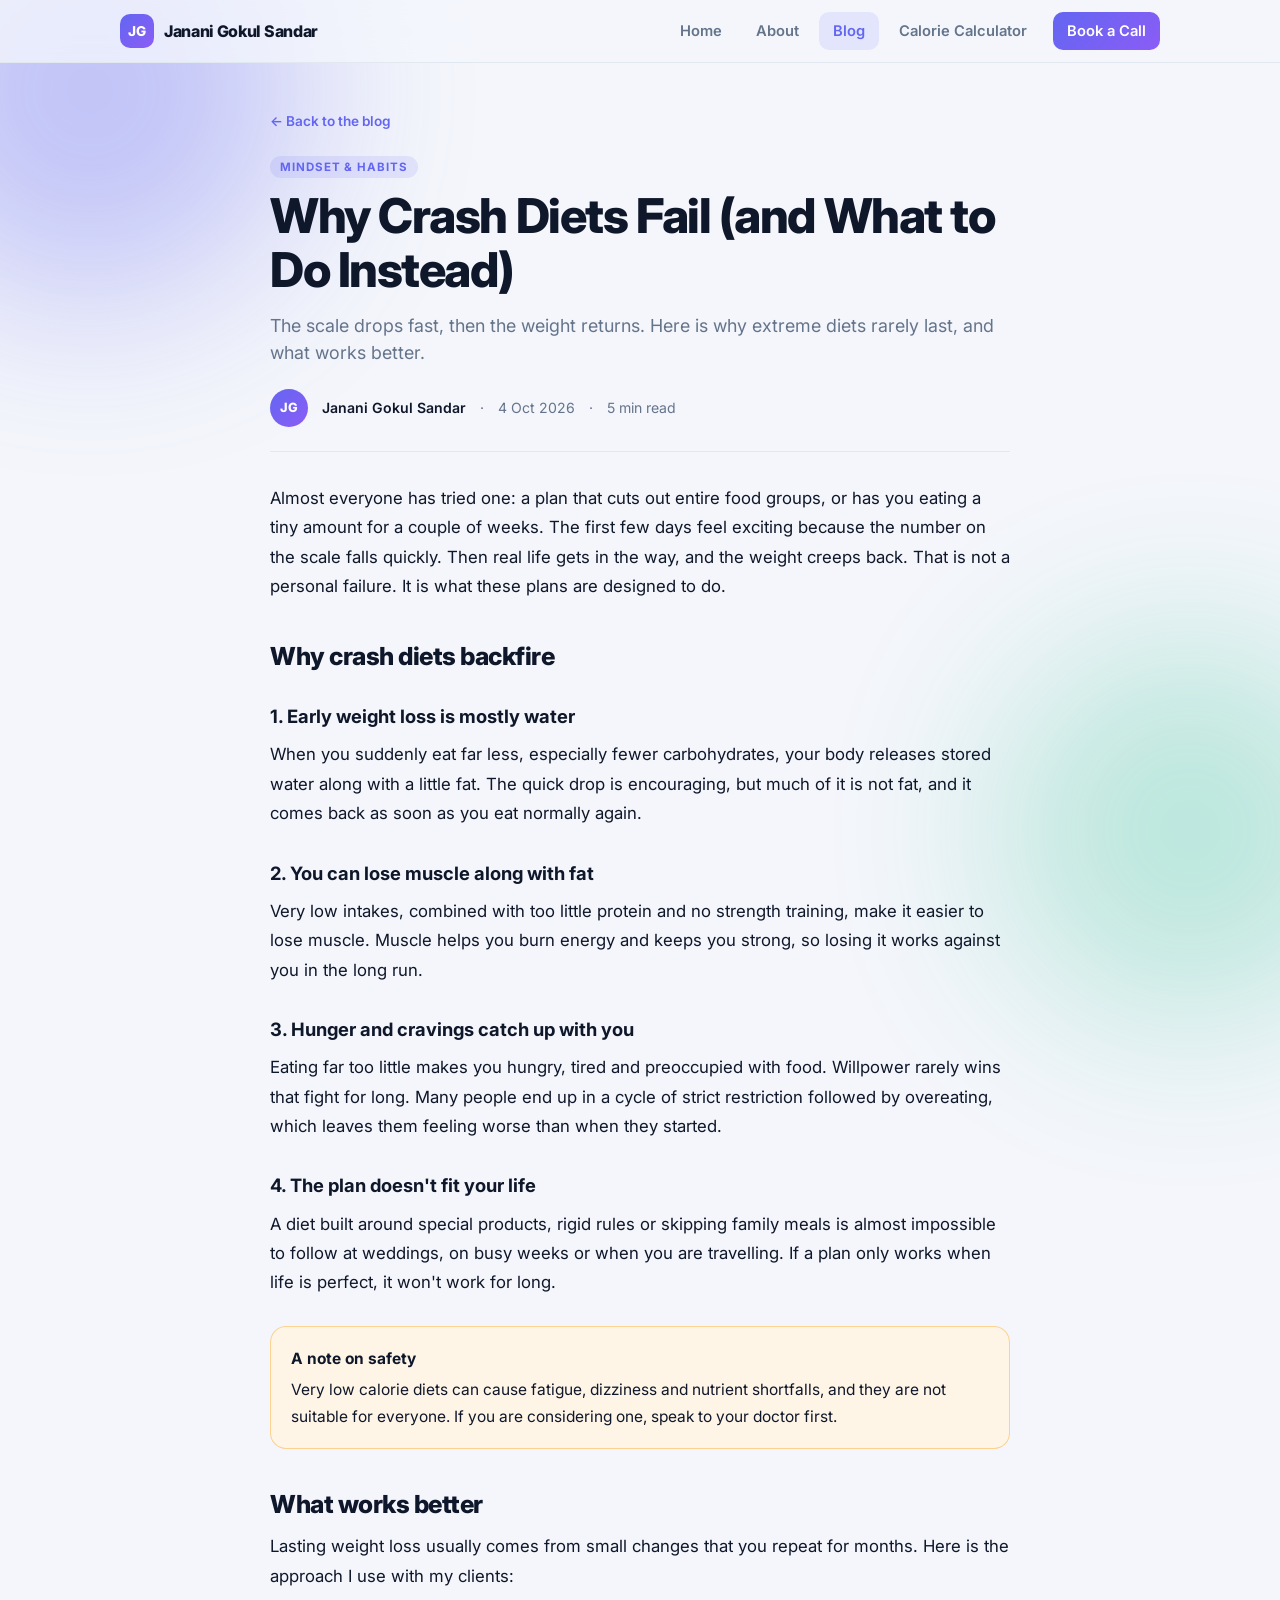
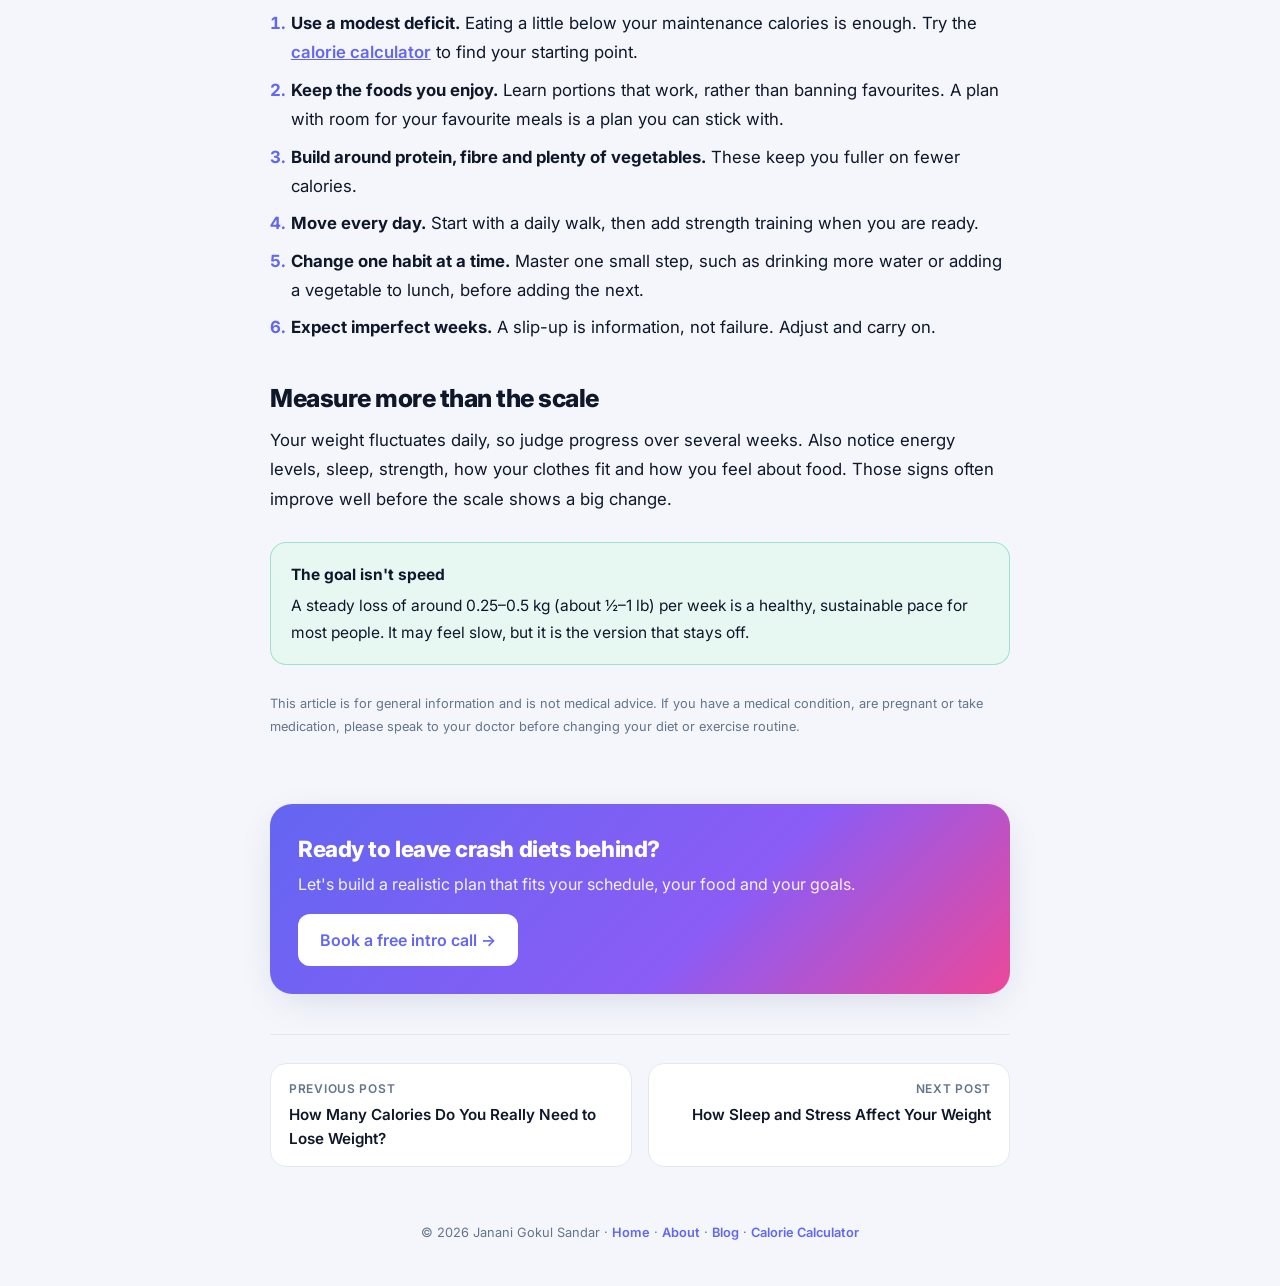
<file: healthCalculator/blog-why-crash-diets-fail.html>
<!DOCTYPE html>
<html lang="en">
<head>
  <meta charset="UTF-8" />
  <meta name="viewport" content="width=device-width, initial-scale=1" />
  <title>Why Crash Diets Fail (and What to Do Instead) | Janani Gokul Sandar</title>
  <meta name="description" content="Crash diets promise fast results but rarely last. Learn why they backfire and how a steady, flexible approach helps weight loss stick." />
  <link rel="preconnect" href="https://fonts.googleapis.com" />
  <link rel="preconnect" href="https://fonts.gstatic.com" crossorigin />
  <link href="https://fonts.googleapis.com/css2?family=Inter:wght@400;500;600;700;800&display=swap" rel="stylesheet" />
  <link rel="stylesheet" href="style.css" />
  <link rel="stylesheet" href="nav.css" />
  <link rel="stylesheet" href="home.css" />
  <link rel="stylesheet" href="blog.css" />
</head>
<body class="home">
  <div class="bg-blob blob-1"></div>
  <div class="bg-blob blob-2"></div>

  <header class="site-nav">
    <div class="nav-inner">
      <a class="brand" href="index.html" aria-label="Janani Gokul Sandar, home">
        <span class="brand-mark">JG</span>
        <span>Janani Gokul Sandar</span>
      </a>
      <button class="nav-toggle" id="nav-toggle" aria-label="Toggle menu" aria-expanded="false" aria-controls="nav-links"><span></span></button>
      <ul class="nav-links" id="nav-links">
        <li><a href="index.html">Home</a></li>
        <li><a href="about.html">About</a></li>
        <li><a href="blog.html" aria-current="page">Blog</a></li>
        <li><a href="calculator.html">Calorie Calculator</a></li>
        <li><a class="nav-cta" href="index.html#contact">Book a Call</a></li>
      </ul>
    </div>
  </header>

  <main class="wrapper">
    <article class="article-wrap">
      <p class="breadcrumb"><a href="blog.html">← Back to the blog</a></p>

      <header class="article-head">
        <span class="post-tag">Mindset &amp; habits</span>
        <h1>Why Crash Diets Fail (and What to Do Instead)</h1>
        <p class="lead">The scale drops fast, then the weight returns. Here is why extreme diets rarely last, and what works better.</p>
        <div class="article-meta">
          <span class="avatar" aria-hidden="true">JG</span>
          <strong>Janani Gokul Sandar</strong>
          <span class="dot">4 Oct 2026</span>
          <span class="dot">5 min read</span>
        </div>
      </header>

      <div class="article-body">
        <p>
          Almost everyone has tried one: a plan that cuts out entire food groups, or has you eating a tiny amount for a couple of weeks. The first few days feel exciting because the number on the scale falls quickly. Then real life gets in the way, and the weight creeps back. That is not a personal failure. It is what these plans are designed to do.
        </p>

        <h2>Why crash diets backfire</h2>

        <h3>1. Early weight loss is mostly water</h3>
        <p>
          When you suddenly eat far less, especially fewer carbohydrates, your body releases stored water along with a little fat. The quick drop is encouraging, but much of it is not fat, and it comes back as soon as you eat normally again.
        </p>

        <h3>2. You can lose muscle along with fat</h3>
        <p>
          Very low intakes, combined with too little protein and no strength training, make it easier to lose muscle. Muscle helps you burn energy and keeps you strong, so losing it works against you in the long run.
        </p>

        <h3>3. Hunger and cravings catch up with you</h3>
        <p>
          Eating far too little makes you hungry, tired and preoccupied with food. Willpower rarely wins that fight for long. Many people end up in a cycle of strict restriction followed by overeating, which leaves them feeling worse than when they started.
        </p>

        <h3>4. The plan doesn't fit your life</h3>
        <p>
          A diet built around special products, rigid rules or skipping family meals is almost impossible to follow at weddings, on busy weeks or when you are travelling. If a plan only works when life is perfect, it won't work for long.
        </p>

        <div class="callout warn">
          <strong>A note on safety</strong>
          Very low calorie diets can cause fatigue, dizziness and nutrient shortfalls, and they are not suitable for everyone. If you are considering one, speak to your doctor first.
        </div>

        <h2>What works better</h2>
        <p>
          Lasting weight loss usually comes from small changes that you repeat for months. Here is the approach I use with my clients:
        </p>
        <ol>
          <li><strong>Use a modest deficit.</strong> Eating a little below your maintenance calories is enough. Try the <a href="calculator.html">calorie calculator</a> to find your starting point.</li>
          <li><strong>Keep the foods you enjoy.</strong> Learn portions that work, rather than banning favourites. A plan with room for your favourite meals is a plan you can stick with.</li>
          <li><strong>Build around protein, fibre and plenty of vegetables.</strong> These keep you fuller on fewer calories.</li>
          <li><strong>Move every day.</strong> Start with a daily walk, then add strength training when you are ready.</li>
          <li><strong>Change one habit at a time.</strong> Master one small step, such as drinking more water or adding a vegetable to lunch, before adding the next.</li>
          <li><strong>Expect imperfect weeks.</strong> A slip-up is information, not failure. Adjust and carry on.</li>
        </ol>

        <h2>Measure more than the scale</h2>
        <p>
          Your weight fluctuates daily, so judge progress over several weeks. Also notice energy levels, sleep, strength, how your clothes fit and how you feel about food. Those signs often improve well before the scale shows a big change.
        </p>

        <div class="callout">
          <strong>The goal isn't speed</strong>
          A steady loss of around 0.25–0.5 kg (about ½–1 lb) per week is a healthy, sustainable pace for most people. It may feel slow, but it is the version that stays off.
        </div>

        <p class="disclaimer-note">
          This article is for general information and is not medical advice. If you have a medical condition, are pregnant or take medication, please speak to your doctor before changing your diet or exercise routine.
        </p>
      </div>

      <aside class="post-cta">
        <h2>Ready to leave crash diets behind?</h2>
        <p>Let's build a realistic plan that fits your schedule, your food and your goals.</p>
        <a class="btn link-btn" href="index.html#contact">Book a free intro call →</a>
      </aside>

      <nav class="post-nav" aria-label="More posts">
        <a class="prev" href="blog-how-many-calories.html">
          <small>Previous post</small>
          <span>How Many Calories Do You Really Need to Lose Weight?</span>
        </a>
        <a class="next" href="blog-sleep-stress-weight.html">
          <small>Next post</small>
          <span>How Sleep and Stress Affect Your Weight</span>
        </a>
      </nav>
    </article>

    <footer>
      © <span id="year">2026</span> Janani Gokul Sandar ·
      <a href="index.html">Home</a> ·
      <a href="about.html">About</a> ·
      <a href="blog.html">Blog</a> ·
      <a href="calculator.html">Calorie Calculator</a>
    </footer>
  </main>

  <script src="nav.js"></script>
  <script src="home.js"></script>
</body>
</html>
</file>
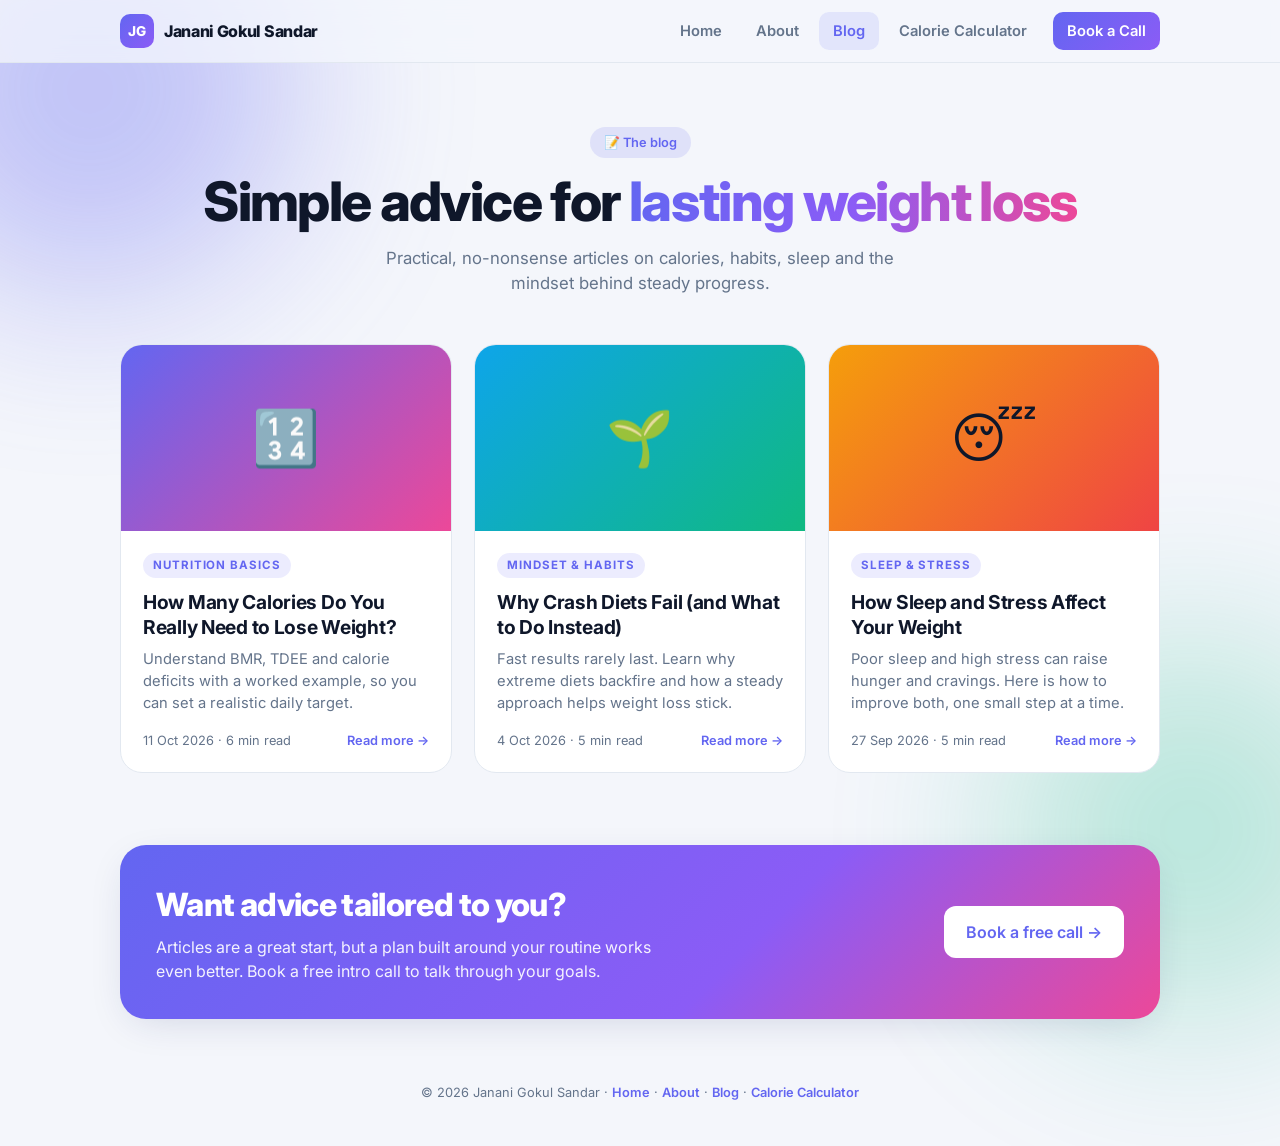
<file: healthCalculator/blog.html>
<!DOCTYPE html>
<html lang="en">
<head>
  <meta charset="UTF-8" />
  <meta name="viewport" content="width=device-width, initial-scale=1" />
  <title>Blog | Janani Gokul Sandar, Weight-Loss Coach</title>
  <meta name="description" content="Practical weight-loss articles from Janani Gokul Sandar: calories, sustainable habits, sleep and stress." />
  <link rel="preconnect" href="https://fonts.googleapis.com" />
  <link rel="preconnect" href="https://fonts.gstatic.com" crossorigin />
  <link href="https://fonts.googleapis.com/css2?family=Inter:wght@400;500;600;700;800&display=swap" rel="stylesheet" />
  <link rel="stylesheet" href="style.css" />
  <link rel="stylesheet" href="nav.css" />
  <link rel="stylesheet" href="home.css" />
  <link rel="stylesheet" href="blog.css" />
</head>
<body class="home">
  <div class="bg-blob blob-1"></div>
  <div class="bg-blob blob-2"></div>

  <header class="site-nav">
    <div class="nav-inner">
      <a class="brand" href="index.html" aria-label="Janani Gokul Sandar, home">
        <span class="brand-mark">JG</span>
        <span>Janani Gokul Sandar</span>
      </a>
      <button class="nav-toggle" id="nav-toggle" aria-label="Toggle menu" aria-expanded="false" aria-controls="nav-links"><span></span></button>
      <ul class="nav-links" id="nav-links">
        <li><a href="index.html">Home</a></li>
        <li><a href="about.html">About</a></li>
        <li><a href="blog.html" aria-current="page">Blog</a></li>
        <li><a href="calculator.html">Calorie Calculator</a></li>
        <li><a class="nav-cta" href="index.html#contact">Book a Call</a></li>
      </ul>
    </div>
  </header>

  <main class="wrapper">

    <section class="blog-hero">
      <span class="badge">📝 The blog</span>
      <h1>Simple advice for <span class="grad">lasting weight loss</span></h1>
      <p>Practical, no-nonsense articles on calories, habits, sleep and the mindset behind steady progress.</p>
    </section>

    <section class="post-grid" aria-label="Blog posts">
      <a class="post-card" href="blog-how-many-calories.html">
        <div class="post-thumb" aria-hidden="true">🔢</div>
        <div class="post-body">
          <span class="post-tag">Nutrition basics</span>
          <h2>How Many Calories Do You Really Need to Lose Weight?</h2>
          <p>Understand BMR, TDEE and calorie deficits with a worked example, so you can set a realistic daily target.</p>
          <div class="post-meta-row">
            <span>11 Oct 2026 · 6 min read</span>
            <span class="read-more">Read more →</span>
          </div>
        </div>
      </a>

      <a class="post-card" href="blog-why-crash-diets-fail.html">
        <div class="post-thumb" aria-hidden="true">🌱</div>
        <div class="post-body">
          <span class="post-tag">Mindset &amp; habits</span>
          <h2>Why Crash Diets Fail (and What to Do Instead)</h2>
          <p>Fast results rarely last. Learn why extreme diets backfire and how a steady approach helps weight loss stick.</p>
          <div class="post-meta-row">
            <span>4 Oct 2026 · 5 min read</span>
            <span class="read-more">Read more →</span>
          </div>
        </div>
      </a>

      <a class="post-card" href="blog-sleep-stress-weight.html">
        <div class="post-thumb" aria-hidden="true">😴</div>
        <div class="post-body">
          <span class="post-tag">Sleep &amp; stress</span>
          <h2>How Sleep and Stress Affect Your Weight</h2>
          <p>Poor sleep and high stress can raise hunger and cravings. Here is how to improve both, one small step at a time.</p>
          <div class="post-meta-row">
            <span>27 Sep 2026 · 5 min read</span>
            <span class="read-more">Read more →</span>
          </div>
        </div>
      </a>
    </section>

    <section class="section">
      <div class="promo">
        <div>
          <h2>Want advice tailored to you?</h2>
          <p>Articles are a great start, but a plan built around your routine works even better. Book a free intro call to talk through your goals.</p>
        </div>
        <a class="btn link-btn" href="index.html#contact">Book a free call →</a>
      </div>
    </section>

    <footer>
      © <span id="year">2026</span> Janani Gokul Sandar ·
      <a href="index.html">Home</a> ·
      <a href="about.html">About</a> ·
      <a href="blog.html">Blog</a> ·
      <a href="calculator.html">Calorie Calculator</a>
    </footer>
  </main>

  <script src="nav.js"></script>
  <script src="home.js"></script>
</body>
</html>
</file>
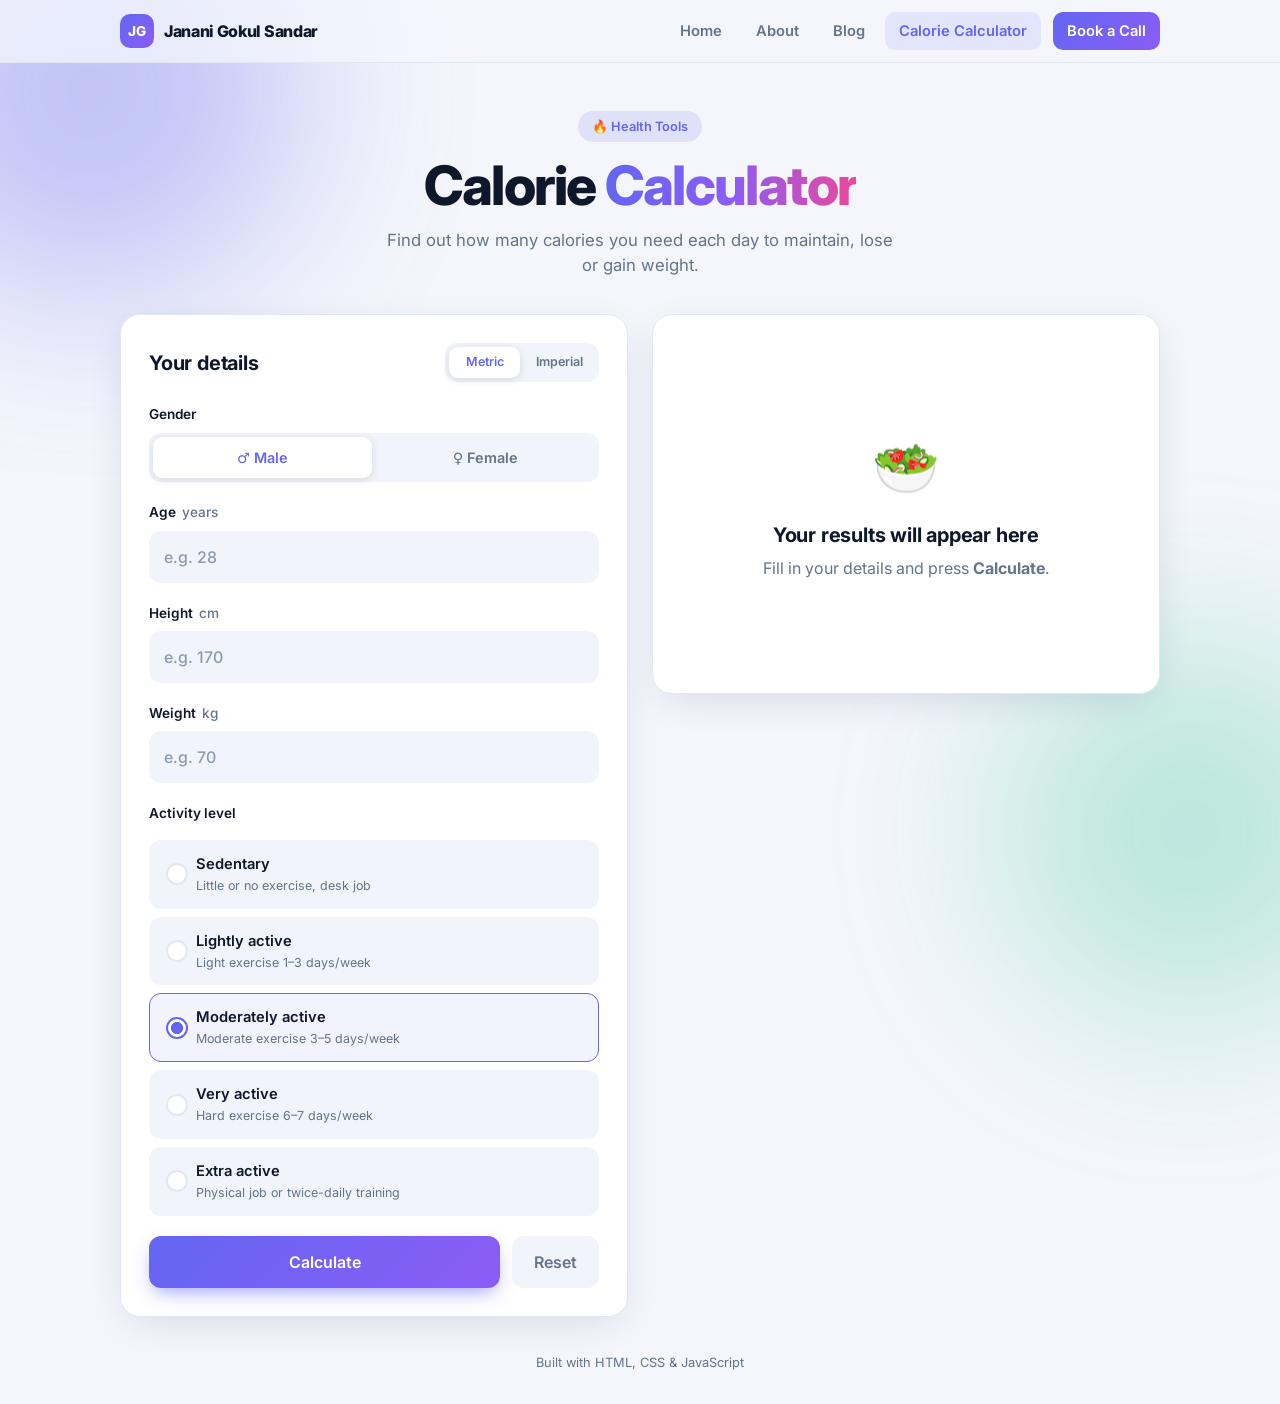
<file: healthCalculator/calculator.html>
<!DOCTYPE html>
<html lang="en">
<head>
  <meta charset="UTF-8" />
  <meta name="viewport" content="width=device-width, initial-scale=1" />
  <title>Calorie Calculator</title>
  <meta name="description" content="Estimate your daily calories to maintain, lose or gain weight." />
  <link rel="preconnect" href="https://fonts.googleapis.com" />
  <link rel="preconnect" href="https://fonts.gstatic.com" crossorigin />
  <link href="https://fonts.googleapis.com/css2?family=Inter:wght@400;500;600;700;800&display=swap" rel="stylesheet" />
  <link rel="stylesheet" href="style.css" />
  <link rel="stylesheet" href="nav.css" />
</head>
<body>
  <div class="bg-blob blob-1"></div>
  <div class="bg-blob blob-2"></div>

  <header class="site-nav">
    <div class="nav-inner">
      <a class="brand" href="index.html" aria-label="Janani Gokul Sandar, home">
        <span class="brand-mark">JG</span>
        <span>Janani Gokul Sandar</span>
      </a>
      <button class="nav-toggle" id="nav-toggle" aria-label="Toggle menu" aria-expanded="false" aria-controls="nav-links"><span></span></button>
      <ul class="nav-links" id="nav-links">
        <li><a href="index.html">Home</a></li>
        <li><a href="about.html">About</a></li>
        <li><a href="blog.html">Blog</a></li>
        <li><a href="calculator.html" aria-current="page">Calorie Calculator</a></li>
        <li><a class="nav-cta" href="index.html#contact">Book a Call</a></li>
      </ul>
    </div>
  </header>

  <main class="wrapper">
    <header class="hero">
      <span class="badge">🔥 Health Tools</span>
      <h1>Calorie <span class="grad">Calculator</span></h1>
      <p>Find out how many calories you need each day to maintain, lose or gain weight.</p>
    </header>

    <div class="layout">
      <!-- FORM -->
      <section class="card" aria-labelledby="form-title">
        <div class="card-head">
          <h2 id="form-title">Your details</h2>
          <div class="segmented small" role="group" aria-label="Units">
            <input type="radio" name="units" id="u-metric" value="metric" checked />
            <label for="u-metric">Metric</label>
            <input type="radio" name="units" id="u-imperial" value="imperial" />
            <label for="u-imperial">Imperial</label>
          </div>
        </div>

        <form id="calc-form" novalidate>
          <!-- Gender -->
          <div class="field">
            <span class="label">Gender</span>
            <div class="segmented" role="group" aria-label="Gender">
              <input type="radio" name="gender" id="g-male" value="male" checked />
              <label for="g-male">♂ Male</label>
              <input type="radio" name="gender" id="g-female" value="female" />
              <label for="g-female">♀ Female</label>
            </div>
          </div>

          <!-- Age -->
          <div class="field">
            <label class="label" for="age">Age <em>years</em></label>
            <div class="input-wrap">
              <input type="number" id="age" inputmode="numeric" min="15" max="100" placeholder="e.g. 28" />
            </div>
            <p class="error" id="err-age"></p>
          </div>

          <!-- Height -->
          <div class="field">
            <span class="label">Height <em id="height-unit">cm</em></span>
            <div class="input-wrap" id="height-metric">
              <input type="number" id="height-cm" inputmode="decimal" min="100" max="250" placeholder="e.g. 170" aria-label="Height in centimetres" />
            </div>
            <div class="row hidden" id="height-imperial">
              <div class="input-wrap suffix" data-suffix="ft">
                <input type="number" id="height-ft" inputmode="numeric" min="3" max="8" placeholder="5" aria-label="Height feet" />
              </div>
              <div class="input-wrap suffix" data-suffix="in">
                <input type="number" id="height-in" inputmode="decimal" min="0" max="11.9" placeholder="8" aria-label="Height inches" />
              </div>
            </div>
            <p class="error" id="err-height"></p>
          </div>

          <!-- Weight -->
          <div class="field">
            <label class="label" for="weight">Weight <em id="weight-unit">kg</em></label>
            <div class="input-wrap">
              <input type="number" id="weight" inputmode="decimal" min="30" max="300" placeholder="e.g. 70" />
            </div>
            <p class="error" id="err-weight"></p>
          </div>

          <!-- Activity -->
          <fieldset class="field activity">
            <legend class="label">Activity level</legend>

            <input type="radio" name="activity" id="a1" value="1.2" />
            <label for="a1"><strong>Sedentary</strong><small>Little or no exercise, desk job</small></label>

            <input type="radio" name="activity" id="a2" value="1.375" />
            <label for="a2"><strong>Lightly active</strong><small>Light exercise 1–3 days/week</small></label>

            <input type="radio" name="activity" id="a3" value="1.55" checked />
            <label for="a3"><strong>Moderately active</strong><small>Moderate exercise 3–5 days/week</small></label>

            <input type="radio" name="activity" id="a4" value="1.725" />
            <label for="a4"><strong>Very active</strong><small>Hard exercise 6–7 days/week</small></label>

            <input type="radio" name="activity" id="a5" value="1.9" />
            <label for="a5"><strong>Extra active</strong><small>Physical job or twice-daily training</small></label>
          </fieldset>

          <div class="actions">
            <button type="submit" class="btn primary">Calculate</button>
            <button type="button" class="btn ghost" id="reset-btn">Reset</button>
          </div>
        </form>
      </section>

      <!-- RESULTS -->
      <section class="card results" id="results" aria-live="polite">
        <div class="placeholder" id="placeholder">
          <div class="ph-icon">🥗</div>
          <h2>Your results will appear here</h2>
          <p>Fill in your details and press <strong>Calculate</strong>.</p>
        </div>

        <div class="output hidden" id="output">
          <h2>Your daily calories</h2>

          <div class="stat-row">
            <div class="mini"><span>BMR</span><b id="bmr">–</b><small>kcal at rest</small></div>
            <div class="mini"><span>BMI</span><b id="bmi">–</b><small id="bmi-cat">–</small></div>
          </div>

          <div class="plans">
            <article class="plan lose">
              <div class="plan-top">
                <span class="tag">Lose weight</span>
                <span class="delta">≈ −0.45 kg / −1 lb per week</span>
              </div>
              <div class="kcal"><b id="lose">0</b><span>kcal / day</span></div>
              <p class="note hidden" id="lose-note"></p>
            </article>

            <article class="plan maintain featured">
              <div class="plan-top">
                <span class="tag">Maintain weight</span>
                <span class="delta">Your TDEE</span>
              </div>
              <div class="kcal"><b id="maintain">0</b><span>kcal / day</span></div>
            </article>

            <article class="plan gain">
              <div class="plan-top">
                <span class="tag">Gain weight</span>
                <span class="delta">≈ +0.45 kg / +1 lb per week</span>
              </div>
              <div class="kcal"><b id="gain">0</b><span>kcal / day</span></div>
            </article>
          </div>

          <p class="disclaimer">
            Estimated with the Mifflin-St Jeor equation. Results are a starting point, so adjust based on how your body responds over 2–3 weeks.
            This isn't medical advice. Check with a doctor or dietitian before making major changes to your diet.
          </p>
        </div>
      </section>
    </div>

    <footer>Built with HTML, CSS &amp; JavaScript</footer>
  </main>

  <script src="nav.js"></script>
  <script src="script.js"></script>
</body>
</html>
</file>
<file: healthCalculator/style.css>
:root {
  --bg: #f4f6fb;
  --surface: #ffffff;
  --surface-2: #f1f4fa;
  --text: #0f172a;
  --muted: #64748b;
  --border: #e2e8f0;
  --primary: #6366f1;
  --primary-2: #8b5cf6;
  --lose: #0ea5e9;
  --maintain: #10b981;
  --gain: #f59e0b;
  --danger: #ef4444;
  --shadow: 0 10px 40px -12px rgba(30, 41, 99, 0.18);
  --radius: 20px;
}

@media (prefers-color-scheme: dark) {
  :root {
    --bg: #0b1020;
    --surface: #131a2e;
    --surface-2: #1a2340;
    --text: #e8ecf8;
    --muted: #94a3c0;
    --border: #243055;
    --shadow: 0 10px 40px -12px rgba(0, 0, 0, 0.6);
  }
}

* { box-sizing: border-box; margin: 0; padding: 0; }

html { scroll-behavior: smooth; }

body {
  font-family: "Inter", system-ui, -apple-system, "Segoe UI", Roboto, sans-serif;
  background: var(--bg);
  color: var(--text);
  line-height: 1.5;
  min-height: 100vh;
  overflow-x: hidden;
  -webkit-font-smoothing: antialiased;
}

/* Decorative background */
.bg-blob {
  position: fixed;
  border-radius: 50%;
  filter: blur(90px);
  opacity: 0.35;
  z-index: 0;
  pointer-events: none;
}
.blob-1 { width: 420px; height: 420px; background: var(--primary); top: -120px; left: -120px; }
.blob-2 { width: 380px; height: 380px; background: var(--maintain); bottom: -120px; right: -100px; opacity: 0.25; }

.wrapper {
  position: relative;
  z-index: 1;
  max-width: 1080px;
  margin: 0 auto;
  padding: 48px 20px 32px;
}

/* Hero */
.hero { text-align: center; margin-bottom: 36px; }
.badge {
  display: inline-block;
  padding: 6px 14px;
  font-size: 0.8rem;
  font-weight: 600;
  border-radius: 999px;
  background: color-mix(in srgb, var(--primary) 14%, transparent);
  color: var(--primary);
  margin-bottom: 14px;
}
.hero h1 {
  font-size: clamp(2.1rem, 5vw, 3.4rem);
  font-weight: 800;
  letter-spacing: -0.03em;
  line-height: 1.1;
}
.grad {
  background: linear-gradient(90deg, var(--primary), var(--primary-2), #ec4899);
  -webkit-background-clip: text;
  background-clip: text;
  color: transparent;
}
.hero p { color: var(--muted); max-width: 520px; margin: 12px auto 0; font-size: 1.05rem; }

/* Layout */
.layout {
  display: grid;
  grid-template-columns: 1fr 1fr;
  gap: 24px;
  align-items: start;
}
@media (max-width: 860px) { .layout { grid-template-columns: 1fr; } }

.card {
  background: var(--surface);
  border: 1px solid var(--border);
  border-radius: var(--radius);
  box-shadow: var(--shadow);
  padding: 28px;
}
.card-head {
  display: flex;
  align-items: center;
  justify-content: space-between;
  gap: 12px;
  margin-bottom: 22px;
}
.card h2 { font-size: 1.25rem; font-weight: 700; letter-spacing: -0.01em; }

/* Fields */
.field { margin-bottom: 20px; border: 0; }
.label {
  display: flex;
  align-items: baseline;
  gap: 6px;
  font-size: 0.85rem;
  font-weight: 600;
  margin-bottom: 8px;
  padding: 0;
}
.label em { font-style: normal; font-weight: 500; color: var(--muted); }

.input-wrap { position: relative; flex: 1; }
.input-wrap.suffix::after {
  content: attr(data-suffix);
  position: absolute;
  right: 14px;
  top: 50%;
  transform: translateY(-50%);
  color: var(--muted);
  font-size: 0.85rem;
  pointer-events: none;
}
input[type="number"] {
  width: 100%;
  padding: 13px 14px;
  font: inherit;
  font-weight: 500;
  color: var(--text);
  background: var(--surface-2);
  border: 1.5px solid transparent;
  border-radius: 12px;
  outline: none;
  transition: border-color 0.2s, background 0.2s, box-shadow 0.2s;
  -moz-appearance: textfield;
}
input[type="number"]::-webkit-outer-spin-button,
input[type="number"]::-webkit-inner-spin-button { -webkit-appearance: none; margin: 0; }
input[type="number"]::placeholder { color: var(--muted); opacity: 0.7; }
input[type="number"]:focus {
  border-color: var(--primary);
  background: var(--surface);
  box-shadow: 0 0 0 4px color-mix(in srgb, var(--primary) 18%, transparent);
}
input.invalid { border-color: var(--danger); }
.row { display: flex; gap: 12px; }
.error { color: var(--danger); font-size: 0.78rem; margin-top: 6px; min-height: 0; }
.error:empty { display: none; }
.hidden { display: none !important; }

/* Segmented control */
.segmented {
  display: grid;
  grid-auto-flow: column;
  grid-auto-columns: 1fr;
  gap: 4px;
  padding: 4px;
  background: var(--surface-2);
  border-radius: 12px;
}
.segmented input { position: absolute; opacity: 0; pointer-events: none; }
.segmented label {
  text-align: center;
  padding: 10px 14px;
  font-size: 0.9rem;
  font-weight: 600;
  color: var(--muted);
  border-radius: 9px;
  cursor: pointer;
  transition: all 0.2s;
  user-select: none;
}
.segmented input:checked + label {
  background: var(--surface);
  color: var(--primary);
  box-shadow: 0 2px 8px rgba(15, 23, 42, 0.12);
}
.segmented input:focus-visible + label { outline: 2px solid var(--primary); outline-offset: 2px; }
.segmented.small label { padding: 6px 12px; font-size: 0.78rem; }

/* Activity cards */
.activity { display: grid; gap: 8px; }
.activity legend { margin-bottom: 8px; float: left; width: 100%; }
.activity input { position: absolute; opacity: 0; pointer-events: none; }
.activity label {
  display: flex;
  flex-direction: column;
  gap: 2px;
  padding: 12px 16px 12px 46px;
  position: relative;
  background: var(--surface-2);
  border: 1.5px solid transparent;
  border-radius: 12px;
  cursor: pointer;
  transition: all 0.2s;
}
.activity label strong { font-size: 0.92rem; font-weight: 600; }
.activity label small { color: var(--muted); font-size: 0.78rem; }
.activity label::before {
  content: "";
  position: absolute;
  left: 16px;
  top: 50%;
  width: 18px;
  height: 18px;
  transform: translateY(-50%);
  border-radius: 50%;
  border: 2px solid var(--border);
  background: var(--surface);
  transition: all 0.2s;
}
.activity label:hover { border-color: color-mix(in srgb, var(--primary) 40%, transparent); }
.activity input:checked + label {
  border-color: var(--primary);
  background: color-mix(in srgb, var(--primary) 8%, var(--surface));
}
.activity input:checked + label::before {
  border-color: var(--primary);
  background: radial-gradient(circle, var(--primary) 45%, var(--surface) 50%);
}
.activity input:focus-visible + label { outline: 2px solid var(--primary); outline-offset: 2px; }

/* Buttons */
.actions { display: flex; gap: 12px; margin-top: 8px; }
.btn {
  font: inherit;
  font-weight: 600;
  padding: 14px 22px;
  border-radius: 12px;
  border: 0;
  cursor: pointer;
  transition: transform 0.15s, box-shadow 0.2s, background 0.2s;
}
.btn:active { transform: scale(0.98); }
.btn.primary {
  flex: 1;
  color: #fff;
  background: linear-gradient(135deg, var(--primary), var(--primary-2));
  box-shadow: 0 8px 20px -6px color-mix(in srgb, var(--primary) 70%, transparent);
}
.btn.primary:hover { transform: translateY(-1px); box-shadow: 0 12px 26px -6px color-mix(in srgb, var(--primary) 80%, transparent); }
.btn.ghost { background: var(--surface-2); color: var(--muted); }
.btn.ghost:hover { color: var(--text); }

/* Results */
.results { position: sticky; top: 20px; min-height: 380px; }
@media (max-width: 860px) { .results { position: static; } }

.placeholder {
  display: flex;
  flex-direction: column;
  align-items: center;
  justify-content: center;
  text-align: center;
  min-height: 320px;
  color: var(--muted);
}
.ph-icon { font-size: 3.4rem; margin-bottom: 12px; }
.placeholder h2 { color: var(--text); margin-bottom: 6px; }

.output { animation: rise 0.5s ease both; }
@keyframes rise { from { opacity: 0; transform: translateY(14px); } to { opacity: 1; transform: none; } }
.output h2 { margin-bottom: 16px; }

.stat-row { display: grid; grid-template-columns: 1fr 1fr; gap: 12px; margin-bottom: 16px; }
.mini {
  display: flex;
  flex-direction: column;
  padding: 12px 14px;
  background: var(--surface-2);
  border-radius: 14px;
}
.mini span { font-size: 0.72rem; font-weight: 600; color: var(--muted); letter-spacing: 0.06em; text-transform: uppercase; }
.mini b { font-size: 1.4rem; font-weight: 700; }
.mini small { color: var(--muted); font-size: 0.75rem; }

.plans { display: grid; gap: 12px; }
.plan {
  --c: var(--primary);
  padding: 16px 18px;
  border-radius: 16px;
  background: color-mix(in srgb, var(--c) 9%, var(--surface));
  border: 1.5px solid color-mix(in srgb, var(--c) 28%, transparent);
  transition: transform 0.2s;
}
.plan:hover { transform: translateY(-2px); }
.plan.lose { --c: var(--lose); }
.plan.maintain { --c: var(--maintain); }
.plan.gain { --c: var(--gain); }
.plan.featured { border-width: 2px; border-color: var(--c); }
.plan-top { display: flex; justify-content: space-between; align-items: center; gap: 8px; flex-wrap: wrap; }
.tag { font-weight: 700; font-size: 0.9rem; color: var(--c); }
.delta { font-size: 0.74rem; color: var(--muted); }
.kcal { display: flex; align-items: baseline; gap: 8px; margin-top: 4px; }
.kcal b { font-size: 2.2rem; font-weight: 800; letter-spacing: -0.03em; font-variant-numeric: tabular-nums; }
.kcal span { color: var(--muted); font-size: 0.85rem; font-weight: 500; }
.note { margin-top: 6px; font-size: 0.78rem; color: var(--danger); }

.disclaimer { margin-top: 18px; font-size: 0.75rem; color: var(--muted); }

footer { text-align: center; color: var(--muted); font-size: 0.8rem; margin-top: 36px; }

@media (max-width: 480px) {
  .card { padding: 20px; }
  .wrapper { padding-top: 32px; }
}

@media (prefers-reduced-motion: reduce) {
  * { animation: none !important; transition: none !important; }
}
</file>
<file: healthCalculator/nav.css>
/* Shared site navigation (used on every page) */
.site-nav {
  position: sticky;
  top: 0;
  z-index: 50;
  background: color-mix(in srgb, var(--bg) 78%, transparent);
  -webkit-backdrop-filter: saturate(160%) blur(14px);
  backdrop-filter: saturate(160%) blur(14px);
  border-bottom: 1px solid var(--border);
}
.nav-inner {
  max-width: 1080px;
  margin: 0 auto;
  padding: 12px 20px;
  display: flex;
  align-items: center;
  justify-content: space-between;
  gap: 16px;
}
.brand {
  display: inline-flex;
  align-items: center;
  gap: 10px;
  font-weight: 800;
  letter-spacing: -0.02em;
  color: var(--text);
  text-decoration: none;
}
.brand-mark {
  display: grid;
  place-items: center;
  width: 34px;
  height: 34px;
  border-radius: 10px;
  color: #fff;
  font-size: 0.85rem;
  background: linear-gradient(135deg, var(--primary), var(--primary-2));
}
.nav-links {
  display: flex;
  align-items: center;
  gap: 6px;
  list-style: none;
}
.nav-links a {
  display: block;
  padding: 8px 14px;
  border-radius: 10px;
  font-size: 0.92rem;
  font-weight: 600;
  color: var(--muted);
  text-decoration: none;
  transition: color 0.2s, background 0.2s;
}
.nav-links a:hover { color: var(--text); background: var(--surface-2); }
.nav-links a[aria-current="page"] {
  color: var(--primary);
  background: color-mix(in srgb, var(--primary) 12%, transparent);
}
.nav-links a.nav-cta {
  color: #fff;
  background: linear-gradient(135deg, var(--primary), var(--primary-2));
  margin-left: 6px;
}
.nav-links a.nav-cta:hover { color: #fff; filter: brightness(1.08); }

.nav-toggle {
  display: none;
  width: 42px;
  height: 42px;
  border: 0;
  border-radius: 10px;
  background: var(--surface-2);
  cursor: pointer;
  position: relative;
}
.nav-toggle span,
.nav-toggle span::before,
.nav-toggle span::after {
  content: "";
  position: absolute;
  left: 11px;
  width: 20px;
  height: 2px;
  border-radius: 2px;
  background: var(--text);
  transition: transform 0.25s, opacity 0.2s;
}
.nav-toggle span { top: 20px; }
.nav-toggle span::before { left: 0; top: -6px; }
.nav-toggle span::after { left: 0; top: 6px; }
.nav-toggle[aria-expanded="true"] span { background: transparent; }
.nav-toggle[aria-expanded="true"] span::before { transform: translateY(6px) rotate(45deg); }
.nav-toggle[aria-expanded="true"] span::after { transform: translateY(-6px) rotate(-45deg); }

@media (max-width: 720px) {
  .nav-toggle { display: block; }
  .nav-links {
    position: absolute;
    top: 100%;
    left: 0;
    right: 0;
    flex-direction: column;
    align-items: stretch;
    gap: 4px;
    padding: 12px 20px 18px;
    background: var(--bg);
    border-bottom: 1px solid var(--border);
    display: none;
  }
  .nav-links.open { display: flex; }
  .nav-links a { padding: 12px 14px; }
  .nav-links a.nav-cta { margin: 6px 0 0; text-align: center; }
}
</file>
<file: healthCalculator/home.css>
/* Landing page styles (builds on style.css variables + nav.css) */
.home .wrapper { max-width: 1080px; padding-top: 0; }
.section { padding: 72px 0 8px; scroll-margin-top: 70px; }
.section-head { text-align: center; max-width: 620px; margin: 0 auto 36px; }
.eyebrow {
  display: inline-block;
  font-size: 0.78rem;
  font-weight: 700;
  letter-spacing: 0.1em;
  text-transform: uppercase;
  color: var(--primary);
  margin-bottom: 10px;
}
.section-head h2 {
  font-size: clamp(1.7rem, 3.6vw, 2.4rem);
  font-weight: 800;
  letter-spacing: -0.025em;
  line-height: 1.15;
}
.section-head p { color: var(--muted); margin-top: 10px; }

/* Hero */
.landing-hero {
  display: grid;
  grid-template-columns: 1.15fr 0.85fr;
  gap: 40px;
  align-items: center;
  padding: 64px 0 24px;
}
.landing-hero h1 {
  font-size: clamp(2.3rem, 5.4vw, 3.8rem);
  font-weight: 800;
  letter-spacing: -0.035em;
  line-height: 1.07;
  margin-bottom: 18px;
}
.lead { font-size: 1.12rem; color: var(--muted); max-width: 520px; }
.hero-cta { display: flex; flex-wrap: wrap; gap: 12px; margin-top: 28px; }
.btn.link-btn { display: inline-block; text-decoration: none; text-align: center; }
.btn.primary.link-btn { flex: 0 0 auto; }
.btn.outline {
  background: transparent;
  color: var(--text);
  border: 1.5px solid var(--border);
}
.btn.outline:hover { border-color: var(--primary); color: var(--primary); }

.hero-points { list-style: none; display: flex; flex-wrap: wrap; gap: 8px 22px; margin-top: 28px; color: var(--muted); font-size: 0.9rem; font-weight: 500; }
.hero-points li::before { content: "✓"; color: var(--maintain); font-weight: 800; margin-right: 8px; }

.portrait {
  position: relative;
  aspect-ratio: 1 / 1.05;
  border-radius: 32px;
  display: grid;
  place-items: center;
  background:
    radial-gradient(circle at 25% 20%, rgba(255,255,255,0.35), transparent 45%),
    linear-gradient(145deg, var(--primary), var(--primary-2) 55%, #ec4899);
  box-shadow: var(--shadow);
  overflow: hidden;
}
.portrait .initials {
  font-size: clamp(4rem, 12vw, 7rem);
  font-weight: 800;
  letter-spacing: -0.04em;
  color: rgba(255, 255, 255, 0.95);
}
.float-card {
  position: absolute;
  z-index: 2;
  display: flex;
  flex-direction: column;
  padding: 12px 16px;
  border-radius: 16px;
  background: var(--surface);
  color: var(--text);
  box-shadow: var(--shadow);
  font-size: 0.78rem;
  color: var(--muted);
}
.float-card b { font-size: 1.05rem; color: var(--text); }
.fc-1 { left: 16px; bottom: 22px; }
.fc-2 { right: 16px; top: 22px; }

/* Hero photo: sits on top of the monogram; hidden automatically if the file is missing */
.portrait-img {
  position: absolute;
  inset: 0;
  z-index: 1;
  width: 100%;
  height: 100%;
  object-fit: cover;
  object-position: center 20%;
}
/* soft gradient so the floating cards stay readable over any photo */
.portrait:has(.portrait-img)::after {
  content: "";
  position: absolute;
  inset: 0;
  z-index: 1;
  pointer-events: none;
  background: linear-gradient(to top, rgba(15, 23, 42, 0.28), transparent 40%);
}

@media (max-width: 860px) {
  .landing-hero { grid-template-columns: 1fr; padding-top: 40px; }
  .portrait { max-width: 380px; margin: 0 auto; width: 100%; }
}

/* About */
.about {
  display: grid;
  grid-template-columns: 0.9fr 1.1fr;
  gap: 40px;
  align-items: center;
}
.about h2 { font-size: clamp(1.7rem, 3.6vw, 2.4rem); font-weight: 800; letter-spacing: -0.025em; line-height: 1.15; margin-bottom: 14px; }
.about p { color: var(--muted); margin-bottom: 12px; }
.quote {
  padding: 28px;
  border-radius: var(--radius);
  background: linear-gradient(135deg, color-mix(in srgb, var(--primary) 12%, var(--surface)), color-mix(in srgb, var(--maintain) 10%, var(--surface)));
  border: 1px solid var(--border);
  font-size: 1.25rem;
  font-weight: 600;
  letter-spacing: -0.01em;
  line-height: 1.4;
}
.quote span { display: block; margin-top: 14px; font-size: 0.88rem; font-weight: 500; color: var(--muted); }
@media (max-width: 860px) { .about { grid-template-columns: 1fr; } }

/* Grids */
.grid-4 { display: grid; grid-template-columns: repeat(4, 1fr); gap: 16px; }
.grid-3 { display: grid; grid-template-columns: repeat(3, 1fr); gap: 20px; }
@media (max-width: 980px) { .grid-4 { grid-template-columns: repeat(2, 1fr); } }
@media (max-width: 760px) { .grid-4, .grid-3 { grid-template-columns: 1fr; } }

.feature {
  background: var(--surface);
  border: 1px solid var(--border);
  border-radius: 18px;
  padding: 24px;
  transition: transform 0.2s, box-shadow 0.2s;
}
.feature:hover { transform: translateY(-4px); box-shadow: var(--shadow); }
.feature .icon {
  display: grid;
  place-items: center;
  width: 48px;
  height: 48px;
  border-radius: 14px;
  font-size: 1.4rem;
  margin-bottom: 14px;
  background: color-mix(in srgb, var(--primary) 12%, transparent);
}
.feature h3 { font-size: 1.05rem; font-weight: 700; margin-bottom: 6px; }
.feature p { color: var(--muted); font-size: 0.92rem; }

/* Steps */
.step { position: relative; padding: 26px; background: var(--surface); border: 1px solid var(--border); border-radius: 18px; }
.step .num {
  display: grid;
  place-items: center;
  width: 38px;
  height: 38px;
  border-radius: 50%;
  font-weight: 800;
  color: #fff;
  background: linear-gradient(135deg, var(--primary), var(--primary-2));
  margin-bottom: 14px;
}
.step h3 { font-size: 1.05rem; margin-bottom: 6px; }
.step p { color: var(--muted); font-size: 0.92rem; }

/* Programs */
.program {
  display: flex;
  flex-direction: column;
  background: var(--surface);
  border: 1.5px solid var(--border);
  border-radius: 22px;
  padding: 28px;
}
.program.popular {
  border-color: var(--primary);
  box-shadow: 0 18px 44px -18px color-mix(in srgb, var(--primary) 55%, transparent);
  position: relative;
}
.program .pill {
  position: absolute;
  top: -12px;
  left: 28px;
  padding: 4px 12px;
  border-radius: 999px;
  font-size: 0.72rem;
  font-weight: 700;
  color: #fff;
  background: linear-gradient(135deg, var(--primary), var(--primary-2));
}
.program h3 { font-size: 1.25rem; font-weight: 700; }
.program .dur { color: var(--primary); font-weight: 600; font-size: 0.85rem; margin: 2px 0 10px; }
.program > p { color: var(--muted); font-size: 0.92rem; margin-bottom: 16px; }
.program ul { list-style: none; display: grid; gap: 8px; margin-bottom: 22px; font-size: 0.92rem; }
.program li::before { content: "✓"; color: var(--maintain); font-weight: 800; margin-right: 10px; }
.program .btn { margin-top: auto; }

/* Calculator promo */
.promo {
  display: grid;
  grid-template-columns: 1fr auto;
  gap: 24px;
  align-items: center;
  padding: 36px;
  border-radius: 26px;
  color: #fff;
  background: linear-gradient(135deg, var(--primary), var(--primary-2) 60%, #ec4899);
  box-shadow: var(--shadow);
}
.promo h2 { font-size: clamp(1.5rem, 3vw, 2rem); font-weight: 800; letter-spacing: -0.02em; margin-bottom: 6px; }
.promo p { opacity: 0.92; max-width: 520px; }
.promo .btn { background: #fff; color: var(--primary); box-shadow: none; }
@media (max-width: 760px) { .promo { grid-template-columns: 1fr; padding: 28px; } }

/* FAQ */
.faq { max-width: 760px; margin: 0 auto; display: grid; gap: 10px; }
.faq details {
  background: var(--surface);
  border: 1px solid var(--border);
  border-radius: 14px;
  padding: 0 20px;
}
.faq summary {
  cursor: pointer;
  list-style: none;
  padding: 18px 0;
  font-weight: 600;
  display: flex;
  justify-content: space-between;
  gap: 16px;
}
.faq summary::-webkit-details-marker { display: none; }
.faq summary::after { content: "+"; font-size: 1.3rem; color: var(--primary); line-height: 1; transition: transform 0.2s; }
.faq details[open] summary::after { transform: rotate(45deg); }
.faq details p { color: var(--muted); padding-bottom: 18px; font-size: 0.95rem; }

/* Contact */
.contact {
  display: grid;
  grid-template-columns: 1fr 1fr;
  gap: 32px;
  padding: 36px;
  background: var(--surface);
  border: 1px solid var(--border);
  border-radius: 26px;
  box-shadow: var(--shadow);
}
.contact h2 { font-size: clamp(1.6rem, 3.2vw, 2.2rem); font-weight: 800; letter-spacing: -0.025em; line-height: 1.15; margin-bottom: 12px; }
.contact > div > p { color: var(--muted); }
.contact-list { list-style: none; margin-top: 20px; display: grid; gap: 10px; font-size: 0.95rem; }
.contact-list a { color: var(--primary); font-weight: 600; text-decoration: none; }
.contact-list a:hover { text-decoration: underline; }
.contact form { display: grid; gap: 14px; }
.contact input[type="text"],
.contact input[type="email"],
.contact textarea {
  width: 100%;
  padding: 13px 14px;
  font: inherit;
  color: var(--text);
  background: var(--surface-2);
  border: 1.5px solid transparent;
  border-radius: 12px;
  outline: none;
  transition: border-color 0.2s, box-shadow 0.2s;
}
.contact textarea { min-height: 110px; resize: vertical; }
.contact input:focus, .contact textarea:focus {
  border-color: var(--primary);
  box-shadow: 0 0 0 4px color-mix(in srgb, var(--primary) 18%, transparent);
}
.form-msg { font-size: 0.85rem; color: var(--maintain); min-height: 1.2em; }
@media (max-width: 860px) { .contact { grid-template-columns: 1fr; padding: 24px; } }

.home footer { margin-top: 56px; padding-bottom: 12px; }
.home footer a { color: var(--primary); text-decoration: none; font-weight: 600; }
.text-link { color: var(--primary); font-weight: 600; text-decoration: none; }
.text-link:hover { text-decoration: underline; }
</file>
<file: healthCalculator/blog.css>
/* Blog listing + article styles (builds on style.css, nav.css, home.css) */

/* Listing page */
.blog-hero { text-align: center; padding: 64px 0 8px; }
.blog-hero h1 {
  font-size: clamp(2.2rem, 5vw, 3.4rem);
  font-weight: 800;
  letter-spacing: -0.03em;
  line-height: 1.1;
}
.blog-hero p { color: var(--muted); max-width: 540px; margin: 14px auto 0; font-size: 1.05rem; }

.post-grid {
  display: grid;
  grid-template-columns: repeat(3, 1fr);
  gap: 22px;
  margin-top: 40px;
}
@media (max-width: 980px) { .post-grid { grid-template-columns: repeat(2, 1fr); } }
@media (max-width: 660px) { .post-grid { grid-template-columns: 1fr; } }

.post-card {
  display: flex;
  flex-direction: column;
  background: var(--surface);
  border: 1px solid var(--border);
  border-radius: 22px;
  overflow: hidden;
  text-decoration: none;
  color: inherit;
  transition: transform 0.2s, box-shadow 0.2s;
}
.post-card:hover { transform: translateY(-5px); box-shadow: var(--shadow); }
.post-thumb {
  display: grid;
  place-items: center;
  aspect-ratio: 16 / 9;
  font-size: 3.4rem;
  background: linear-gradient(135deg, var(--c1, var(--primary)), var(--c2, var(--primary-2)));
}
.post-card:nth-child(1) .post-thumb { --c1: #6366f1; --c2: #ec4899; }
.post-card:nth-child(2) .post-thumb { --c1: #0ea5e9; --c2: #10b981; }
.post-card:nth-child(3) .post-thumb { --c1: #f59e0b; --c2: #ef4444; }
.post-body { display: flex; flex-direction: column; flex: 1; padding: 22px; }
.post-tag {
  align-self: flex-start;
  font-size: 0.72rem;
  font-weight: 700;
  letter-spacing: 0.08em;
  text-transform: uppercase;
  color: var(--primary);
  background: color-mix(in srgb, var(--primary) 12%, transparent);
  padding: 4px 10px;
  border-radius: 999px;
  margin-bottom: 12px;
}
.post-body h2 { font-size: 1.2rem; font-weight: 700; letter-spacing: -0.015em; line-height: 1.3; margin-bottom: 8px; }
.post-body p { color: var(--muted); font-size: 0.92rem; margin-bottom: 16px; }
.post-meta-row {
  margin-top: auto;
  display: flex;
  justify-content: space-between;
  gap: 8px;
  font-size: 0.8rem;
  color: var(--muted);
}
.read-more { color: var(--primary); font-weight: 600; }

/* Article pages */
.article-wrap { max-width: 740px; margin: 0 auto; padding: 48px 0 0; }
.breadcrumb { font-size: 0.85rem; color: var(--muted); margin-bottom: 22px; }
.breadcrumb a { color: var(--primary); text-decoration: none; font-weight: 600; }
.breadcrumb a:hover { text-decoration: underline; }

.article-head h1 {
  font-size: clamp(2rem, 4.8vw, 3rem);
  font-weight: 800;
  letter-spacing: -0.03em;
  line-height: 1.12;
  margin: 12px 0 16px;
}
.article-head .lead { max-width: none; }
.article-meta {
  display: flex;
  align-items: center;
  flex-wrap: wrap;
  gap: 10px 14px;
  margin-top: 22px;
  padding-bottom: 24px;
  border-bottom: 1px solid var(--border);
  font-size: 0.88rem;
  color: var(--muted);
}
.avatar {
  display: grid;
  place-items: center;
  width: 38px;
  height: 38px;
  border-radius: 50%;
  font-size: 0.8rem;
  font-weight: 800;
  color: #fff;
  background: linear-gradient(135deg, var(--primary), var(--primary-2));
}
.article-meta strong { color: var(--text); font-weight: 600; }
.dot::before { content: "\00b7"; margin-right: 14px; }

.article-body { padding: 32px 0 8px; font-size: 1.05rem; line-height: 1.75; }
.article-body h2 {
  font-size: 1.55rem;
  font-weight: 800;
  letter-spacing: -0.02em;
  line-height: 1.25;
  margin: 40px 0 12px;
}
.article-body h3 { font-size: 1.15rem; font-weight: 700; margin: 28px 0 8px; }
.article-body p { margin-bottom: 18px; }
.article-body ul, .article-body ol { margin: 0 0 20px 1.3rem; display: grid; gap: 8px; }
.article-body li::marker { color: var(--primary); font-weight: 700; }
.article-body a { color: var(--primary); font-weight: 600; }
.article-body strong { font-weight: 700; }

.callout {
  margin: 28px 0;
  padding: 18px 20px;
  border-radius: 16px;
  font-size: 0.97rem;
  background: color-mix(in srgb, var(--maintain) 10%, var(--surface));
  border: 1px solid color-mix(in srgb, var(--maintain) 35%, transparent);
}
.callout.warn {
  background: color-mix(in srgb, var(--gain) 10%, var(--surface));
  border-color: color-mix(in srgb, var(--gain) 40%, transparent);
}
.callout strong { display: block; margin-bottom: 4px; }

.example-box {
  margin: 24px 0;
  padding: 20px 22px;
  border-radius: 16px;
  background: var(--surface-2);
  border: 1px solid var(--border);
  font-size: 0.98rem;
}
.example-box h3 { margin-top: 0; }
.example-box p:last-child { margin-bottom: 0; }

.table-scroll { overflow-x: auto; margin: 20px 0 26px; }
.article-body table { width: 100%; border-collapse: collapse; font-size: 0.95rem; }
.article-body th, .article-body td { text-align: left; padding: 11px 14px; border-bottom: 1px solid var(--border); }
.article-body th { font-size: 0.78rem; letter-spacing: 0.06em; text-transform: uppercase; color: var(--muted); background: var(--surface-2); }

.post-cta {
  margin: 40px 0 8px;
  padding: 28px;
  border-radius: 22px;
  color: #fff;
  background: linear-gradient(135deg, var(--primary), var(--primary-2) 60%, #ec4899);
  box-shadow: var(--shadow);
}
.post-cta h2 { color: #fff; font-size: 1.4rem; margin: 0 0 6px; font-weight: 800; letter-spacing: -0.02em; }
.post-cta p { opacity: 0.92; margin-bottom: 18px; }
.post-cta .btn { background: #fff; color: var(--primary); box-shadow: none; }

.post-nav {
  display: grid;
  grid-template-columns: 1fr 1fr;
  gap: 16px;
  margin: 40px 0 0;
  padding-top: 28px;
  border-top: 1px solid var(--border);
}
.post-nav a {
  display: block;
  padding: 16px 18px;
  border-radius: 16px;
  background: var(--surface);
  border: 1px solid var(--border);
  text-decoration: none;
  color: var(--text);
  transition: border-color 0.2s, transform 0.2s;
}
.post-nav a:hover { border-color: var(--primary); transform: translateY(-2px); }
.post-nav small { display: block; font-size: 0.75rem; color: var(--muted); font-weight: 600; text-transform: uppercase; letter-spacing: 0.06em; margin-bottom: 4px; }
.post-nav span { font-weight: 600; font-size: 0.95rem; line-height: 1.35; }
.post-nav .next { text-align: right; grid-column: 2; }
.post-nav .prev { grid-column: 1; }
@media (max-width: 560px) {
  .post-nav { grid-template-columns: 1fr; }
  .post-nav .next, .post-nav .prev { grid-column: auto; text-align: left; }
}

.disclaimer-note { margin-top: 28px; font-size: 0.8rem; color: var(--muted); }
</file>
